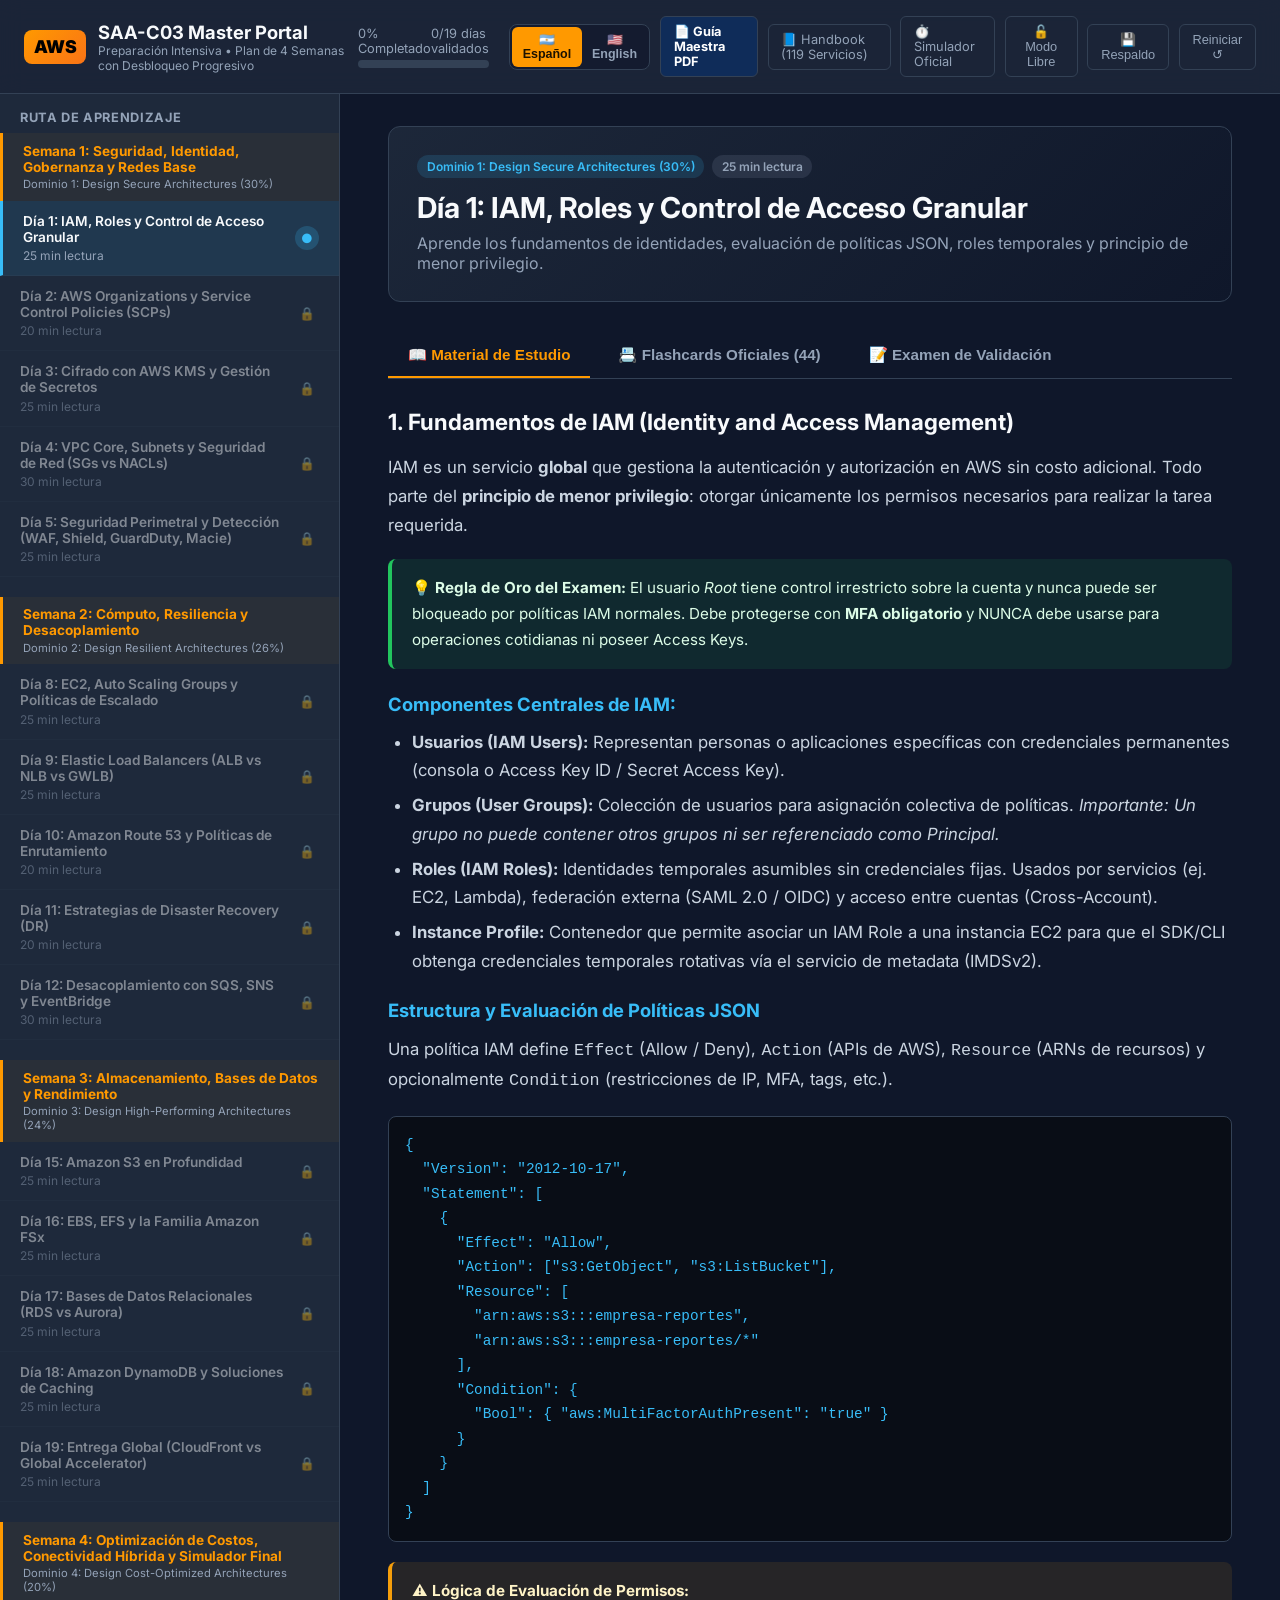
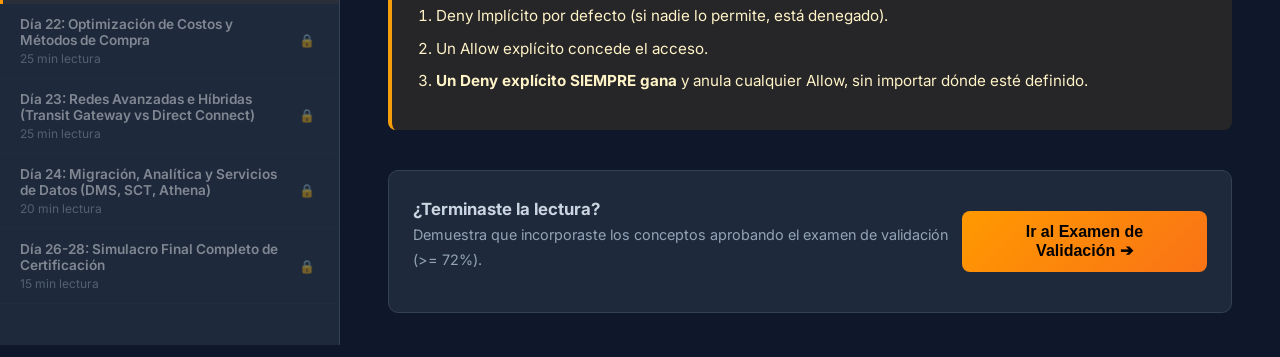
<file: portal/index.html>
<!DOCTYPE html>
<html lang="es">
<head>
  <meta charset="UTF-8">
  <meta name="viewport" content="width=device-width, initial-scale=1.0">
  <title>AWS SAA-C03 | Portal de Aprendizaje Progresivo</title>
  <link rel="stylesheet" href="style.css?v=20261116">
  <link rel="preconnect" href="https://fonts.googleapis.com">
  <link rel="preconnect" href="https://fonts.gstatic.com" crossorigin>
  <link href="https://fonts.googleapis.com/css2?family=Inter:wght@400;500;600;700;800&family=Fira+Code:wght@400;500&display=swap" rel="stylesheet">
</head>
<body>

  <!-- Header -->
  <header class="app-header">
    <div class="logo-area">
      <div class="logo-icon">AWS</div>
      <div class="logo-text">
        <h1>SAA-C03 Master Portal</h1>
        <p>Preparación Intensiva • Plan de 4 Semanas con Desbloqueo Progresivo</p>
      </div>
    </div>

    <div class="header-progress">
      <div class="progress-info">
        <div class="progress-labels">
          <span id="progress-text">0% Completado</span>
          <span id="progress-count">0/19 días validados</span>
        </div>
        <div class="progress-bar-bg">
          <div class="progress-bar-fill" id="progress-bar-fill"></div>
        </div>
      </div>
      <div class="header-actions">
        <div class="lang-selector-group" title="Seleccionar Idioma / Select Language">
          <button class="btn-lang active" id="btn-lang-es" data-lang="es">🇦🇷 Español</button>
          <button class="btn-lang" id="btn-lang-en" data-lang="en">🇺🇸 English</button>
        </div>
        <a href="AWS_SAA-C03_Guia_Maestra_Repaso_Final.pdf" target="_blank" class="btn-secondary" style="background-color:#0F2C59; color:#ffffff; font-weight:bold;" title="Descargar Guía Maestra PDF con Triggers y Reglas de Descarte">📄 Guía Maestra PDF</a>
        <a href="handbook.pdf" target="_blank" class="btn-secondary" id="btn-handbook-header" title="Handbook Técnico: 119 Servicios de AWS y Triggers de Examen">📚 Handbook (119 Servicios)</a>
        <a href="simulator/" class="btn-secondary" id="btn-go-simulator-header" title="Abrir Simulador Completo (65 preguntas Pearson VUE)">⏱️ Simulador Oficial</a>
        <button class="btn-secondary" id="btn-unlock-all" title="Alternar Modo Repaso Libre (Desbloquear todos los días)">🔓 Modo Libre</button>
        <button class="btn-secondary" id="btn-export-portal" title="Exportar o Importar tu progreso">💾 Respaldo</button>
        <button class="btn-secondary" id="btn-reset" title="Reiniciar progreso">Reiniciar ↺</button>
      </div>
    </div>
  </header>

  <!-- Container -->
  <div class="app-container">
    <!-- Sidebar Navigation -->
    <aside class="sidebar">
      <div class="sidebar-title">Ruta de Aprendizaje</div>
      <div id="sidebar-list">
        <!-- Generado dinámicamente por app.js -->
      </div>
    </aside>

    <!-- Main Content Area -->
    <main class="main-content">
      <!-- Day Header Card -->
      <div class="day-header-card" id="day-header">
        <!-- Generado dinámicamente -->
      </div>

      <!-- Navigation Tabs -->
      <div class="view-tabs">
        <button class="tab-btn active" id="tab-reading">
          📖 Material de Estudio
        </button>
        <button class="tab-btn" id="tab-flashcards">
          📇 Flashcards Oficiales (44)
        </button>
        <button class="tab-btn" id="tab-quiz">
          📝 Examen de Validación
        </button>
      </div>

      <!-- Reading View -->
      <section id="reading-view">
        <!-- Generado dinámicamente -->
      </section>

      <!-- Flashcards View -->
      <section id="flashcards-view" style="display: none;">
        <!-- Generado dinámicamente por app.js -->
      </section>

      <!-- Quiz View -->
      <section id="quiz-view" style="display: none;">
        <!-- Generado dinámicamente -->
      </section>
    </main>
  </div>

  <!-- Scripts -->
  <script src="content.js?v=20261116"></script>
  <script src="flashcards.js?v=20261116"></script>
  <script src="app.js?v=20261116"></script>
</body>
</html>
</file>
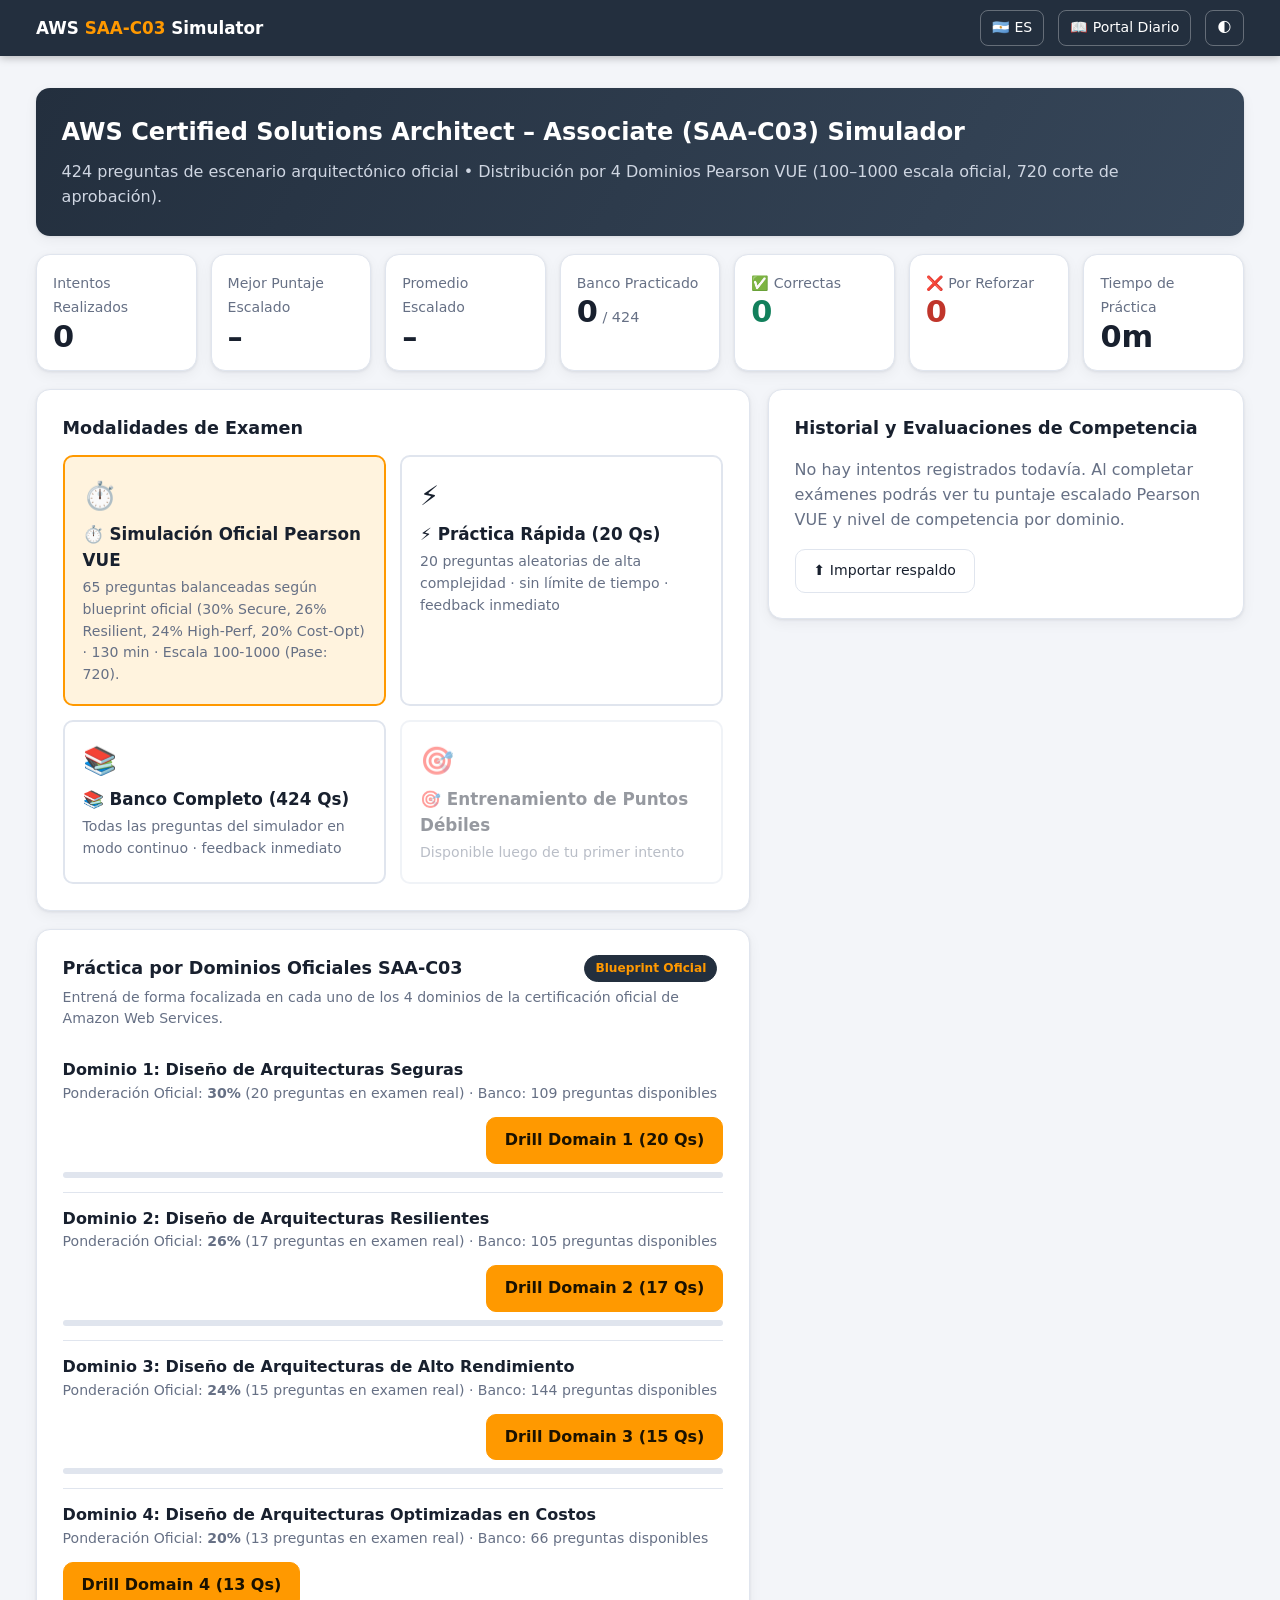
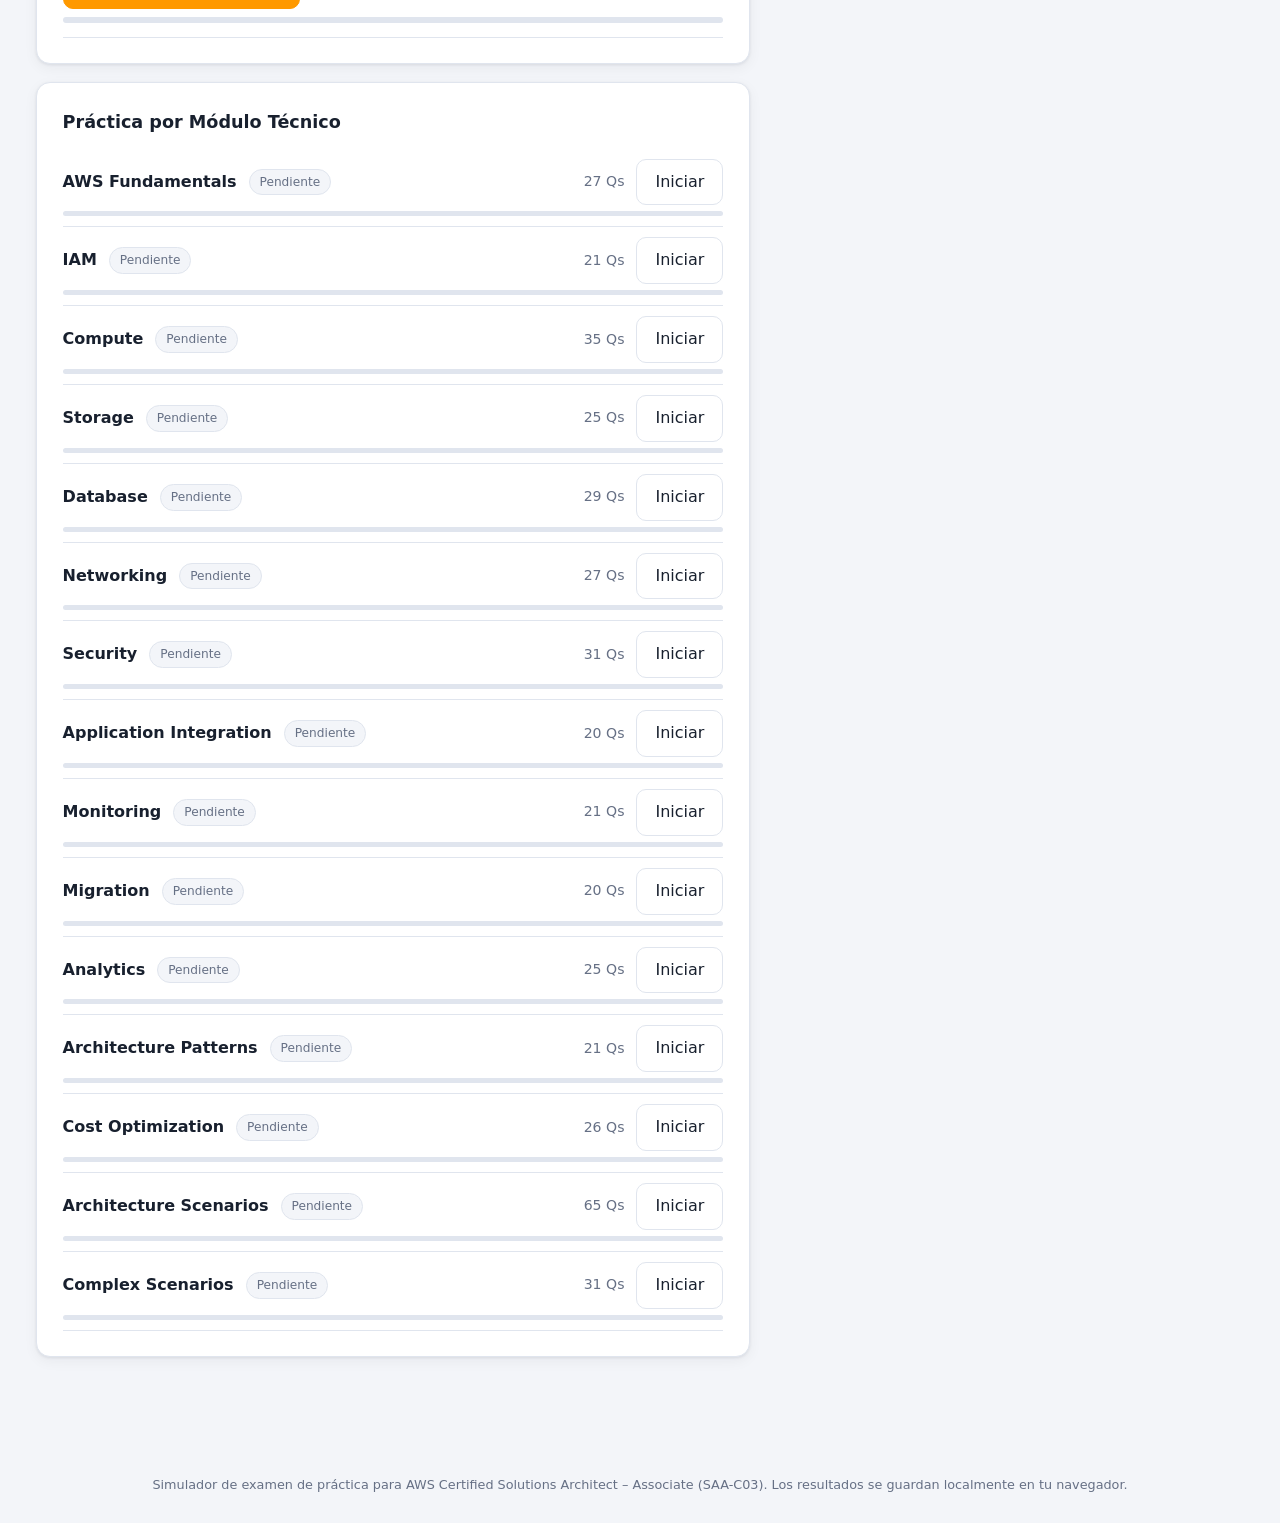
<file: simulator/index.html>
<!doctype html>
<html lang="en">
<head>
<meta charset="utf-8">
<meta http-equiv="Content-Security-Policy" content="default-src 'none'; script-src 'self' 'unsafe-inline'; style-src 'unsafe-inline'; base-uri 'none'; form-action 'none'">
<meta name="referrer" content="no-referrer">
<meta name="viewport" content="width=device-width, initial-scale=1">
<title>AWS SAA-C03 Exam Simulator & Pearson VUE Scoring</title>
<meta name="description" content="Official blueprint practice exam simulator for the AWS Certified Solutions Architect – Associate (SAA-C03). 65 questions, 130 minutes, 100-1000 scaled scoring, domain competency breakdown.">
<style>
:root{--bg:#f3f5f9;--card:#fff;--text:#18202e;--muted:#667085;--line:#e0e5ee;--accent:#ff9900;--accent-d:#d97f00;--accent-bg:#fff3de;--ok:#12805c;--okbg:#e4f6ee;--bad:#c0352b;--badbg:#fdeceb;--nav:#232f3e;--shadow:0 1px 3px rgba(16,24,40,.08),0 4px 14px rgba(16,24,40,.05);--r:14px}
:root[data-theme=dark]{--bg:#0f131a;--card:#1a212c;--text:#e8ecf2;--muted:#98a2b3;--line:#2b3442;--accent-bg:#3a2d14;--ok:#4cc79a;--okbg:#12342a;--bad:#ff8077;--badbg:#3a1d1b;--nav:#0a0e14;--shadow:0 1px 3px rgba(0,0,0,.4)}
*{box-sizing:border-box}
html{scroll-behavior:smooth}
body{margin:0;background:var(--bg);color:var(--text);font:16px/1.55 system-ui,-apple-system,"Segoe UI",Roboto,sans-serif;min-height:100vh}
:focus-visible{outline:3px solid var(--accent);outline-offset:2px}
/* top bar */
header{position:sticky;top:0;z-index:20;background:var(--nav);color:#fff;box-shadow:0 2px 8px rgba(0,0,0,.25)}
header .in{display:flex;align-items:center;gap:14px;padding:10px clamp(14px,3vw,36px);min-height:56px}
header h1{font-size:1.05rem;margin:0;cursor:pointer;white-space:nowrap}header h1 span{color:var(--accent)}
#hdrMid{flex:1;min-width:0;display:flex;align-items:center;gap:14px}
#hdrMid .ttl{overflow:hidden;text-overflow:ellipsis;white-space:nowrap;color:#c8d0dc;font-size:.92rem}
#hdrMid .prog{flex:1;max-width:420px;height:8px;background:rgba(255,255,255,.18);border-radius:99px;overflow:hidden}
#hdrMid .prog i{display:block;height:100%;background:var(--accent);transition:width .25s}
.timer{font:700 1.05rem ui-monospace,Menlo,monospace;background:rgba(255,255,255,.12);padding:5px 12px;border-radius:99px}
.timer.low{background:var(--bad);animation:pulse 1s infinite}
@keyframes pulse{50%{opacity:.7}}
.ibtn{background:transparent;color:#fff;border:1px solid rgba(255,255,255,.3);padding:6px 11px;border-radius:8px;font-size:.88rem;cursor:pointer;display:inline-flex;align-items:center;gap:6px;text-decoration:none}
.ibtn:hover{background:rgba(255,255,255,.12);border-color:#fff}
main{width:100%;padding:clamp(14px,2.5vw,32px) clamp(14px,3vw,36px) 90px}
.card{background:var(--card);border:1px solid var(--line);border-radius:var(--r);padding:clamp(16px,2vw,28px);box-shadow:var(--shadow);margin-bottom:18px}
h2{margin:0 0 .4em;font-size:1.5rem}h3{margin:0 0 .7em;font-size:1.1rem}
.muted{color:var(--muted)}.small{font-size:.88rem}
button{font:inherit;cursor:pointer;border-radius:10px;border:1px solid var(--line);background:var(--card);color:var(--text);padding:10px 18px;transition:.12s}
button:hover:not(:disabled){border-color:var(--accent);transform:translateY(-1px)}
button.primary{background:var(--accent);border-color:var(--accent);color:#1b1200;font-weight:700}
button.primary:hover:not(:disabled){background:var(--accent-d);border-color:var(--accent-d)}
button.danger{color:var(--bad);border-color:var(--bad)}
button:disabled{opacity:.45;cursor:not-allowed}
kbd{font:600 .72rem ui-monospace,monospace;border:1px solid var(--line);border-bottom-width:2px;border-radius:5px;padding:0 5px;background:var(--bg);color:var(--muted)}
.row{display:flex;gap:12px;flex-wrap:wrap;align-items:center}.spacer{flex:1}
select{font:inherit;padding:9px 12px;border-radius:10px;border:1px solid var(--line);background:var(--card);color:var(--text)}
/* home */
.hero{background:linear-gradient(120deg,#232f3e,#37475a);color:#fff;border:0}
.hero p{color:#cfd6e2;margin:.2em 0 0}
.stats{display:grid;grid-template-columns:repeat(auto-fit,minmax(150px,1fr));gap:14px;margin-bottom:18px}
.stat{background:var(--card);border:1px solid var(--line);border-radius:var(--r);padding:16px;box-shadow:var(--shadow)}
.stat b{display:block;font-size:1.9rem;line-height:1.1}
.home{display:grid;grid-template-columns:minmax(0,3fr) minmax(0,2fr);gap:18px;align-items:start}
.modes{display:grid;grid-template-columns:repeat(auto-fit,minmax(240px,1fr));gap:14px}
.mode{text-align:left;padding:18px;display:flex;flex-direction:column;gap:4px;border-width:2px}
.mode .ic{font-size:1.7rem}.mode b{font-size:1.05rem}
.mode.feat{background:var(--accent-bg);border-color:var(--accent)}
.bar{height:10px;background:var(--line);border-radius:99px;overflow:hidden}.bar>i{display:block;height:100%;border-radius:99px;transition:width .5s}
.g{background:var(--ok)}.y{background:var(--accent)}.r{background:var(--bad)}
table{width:100%;border-collapse:collapse}td,th{padding:9px 8px;text-align:left;border-bottom:1px solid var(--line);font-size:.92rem}th{color:var(--muted);font-weight:600}
.pass{color:var(--ok)}.fail{color:var(--bad)}
/* exam */
.exam{display:grid;grid-template-columns:minmax(0,1fr) 320px;gap:20px;align-items:start}
.qtext,.expl{white-space:pre-line}.qtext{font-size:clamp(1.08rem,1.4vw,1.3rem);line-height:1.6;margin:.4em 0 1em}
.opt{display:flex;gap:14px;align-items:flex-start;width:100%;text-align:left;margin:10px 0;padding:14px 16px;border-width:2px;font-size:1.02rem}
.opt .l{flex:none;width:30px;height:30px;border-radius:50%;border:2px solid var(--line);display:grid;place-items:center;font-weight:700;font-size:.9rem;color:var(--muted)}
.opt.multi-opt .l{border-radius:6px}
.opt.sel{background:var(--accent-bg);border-color:var(--accent)}.opt.sel .l{background:var(--accent);border-color:var(--accent);color:#1b1200}
.opt.ok{background:var(--okbg);border-color:var(--ok)}.opt.ok .l{background:var(--ok);border-color:var(--ok);color:#fff}
.opt.bad{background:var(--badbg);border-color:var(--bad)}.opt.bad .l{background:var(--bad);border-color:var(--bad);color:#fff}
.opt[disabled]{opacity:1;cursor:default;transform:none!important}
.tag{display:inline-block;font-size:.76rem;padding:3px 10px;border-radius:99px;background:var(--bg);border:1px solid var(--line);color:var(--muted);margin-right:6px}
.tag.ok{background:var(--okbg);color:var(--ok);border-color:var(--ok)}
.tag.m{background:var(--accent-bg);color:var(--accent-d);border-color:var(--accent)}
.tag.pv{background:#232f3e;color:#ff9900;border-color:#232f3e;font-weight:700}
.expl{margin-top:16px;padding:14px 16px;border-radius:10px;background:var(--bg);border-left:5px solid var(--accent)}
.expl.ok{border-color:var(--ok)}.expl.bad{border-color:var(--bad)}
.ex{white-space:normal;margin-top:10px}.ex h4{margin:12px 0 6px;font-size:.95rem}.ex h4:first-child{margin-top:0}
.ex ul{margin:0;padding:0;list-style:none}.ex li{display:flex;gap:10px;align-items:flex-start;margin:7px 0;line-height:1.5}
.ex .ans{padding:8px 12px;border-radius:8px;background:var(--okbg);font-weight:600;margin-bottom:6px}
.chip{flex:none;min-width:26px;text-align:center;padding:1px 7px;border-radius:99px;font-size:.78rem;font-weight:700;background:var(--badbg);color:var(--bad);border:1px solid var(--bad)}
.chip.g{background:var(--okbg);color:var(--ok);border-color:var(--ok)}
.hint{padding:12px 14px;border-radius:10px;background:var(--accent-bg);border:1px solid var(--accent);margin-bottom:14px;font-size:.92rem}
.side{position:sticky;top:76px}
.pal{display:grid;grid-template-columns:repeat(auto-fill,minmax(38px,1fr));gap:6px;max-height:46vh;overflow:auto;padding:2px}
.pal button{padding:6px 0;font-size:.82rem;border-radius:8px;position:relative}
.pal .done{background:var(--accent-bg);border-color:var(--accent)}
.pal .cur{border-color:var(--text);box-shadow:0 0 0 2px var(--text)}
.pal .flag::after{content:"⚑";position:absolute;top:-6px;right:-3px;font-size:.7rem;color:var(--bad)}
.pal .r-ok{background:var(--okbg);border-color:var(--ok)}.pal .r-bad{background:var(--badbg);border-color:var(--bad)}
.legend{display:flex;gap:12px;flex-wrap:wrap;font-size:.78rem;color:var(--muted);margin:10px 0}
.legend i{display:inline-block;width:11px;height:11px;border-radius:3px;border:1px solid var(--line);vertical-align:-1px;margin-right:4px}
.actions{position:sticky;bottom:0;margin:18px -4px -4px;padding:12px 4px 4px;background:linear-gradient(transparent,var(--card) 30%)}
/* results */
.ring{--p:0;width:150px;height:150px;border-radius:50%;background:conic-gradient(var(--c) calc(var(--p)*1%),var(--line) 0);display:grid;place-items:center;flex:none}
.ring div{width:118px;height:118px;border-radius:50%;background:var(--card);display:grid;place-items:center;font-size:2.2rem;font-weight:800}
.res{display:grid;grid-template-columns:minmax(0,1fr) minmax(0,1fr);gap:18px}
.dom{margin:14px 0}.dom .row{margin-bottom:5px}
/* Pearson VUE styles */
.comp-table{width:100%;border-collapse:collapse;margin:12px 0}
.comp-table th,.comp-table td{padding:10px 12px;border-bottom:1px solid var(--line);text-align:left;font-size:.92rem}
.comp-table th{color:var(--muted);font-weight:600}
.comp-badge{display:inline-block;padding:3px 10px;border-radius:99px;font-size:.8rem;font-weight:700}
.comp-badge.meets{background:var(--okbg);color:var(--ok);border:1px solid var(--ok)}
.comp-badge.needs{background:var(--badbg);color:var(--bad);border:1px solid var(--bad)}
.scaled-card{display:flex;align-items:center;gap:20px;padding:18px;background:var(--bg);border-radius:12px;margin:14px 0;border:1px solid var(--line)}
.scaled-val{font-size:2.4rem;font-weight:900;line-height:1}
/* modal */
.ov{position:fixed;inset:0;background:rgba(10,14,20,.6);display:grid;place-items:center;z-index:50;padding:16px}
.modal{background:var(--card);border-radius:var(--r);padding:24px;max-width:440px;width:100%;box-shadow:0 10px 40px rgba(0,0,0,.4)}
footer{text-align:center;color:var(--muted);font-size:.8rem;padding:10px 16px 28px}
@media(max-width:980px){.exam,.home,.res{grid-template-columns:1fr}.side{position:static}}
@media(max-width:600px){header h1{font-size:.95rem}#hdrMid .ttl{display:none}.opt{padding:12px}.ring{width:120px;height:120px}.ring div{width:92px;height:92px;font-size:1.7rem}}
</style>
</head>
<body>
<header><div class="in">
  <h1 id="logo" title="Home">AWS <span>SAA-C03</span> Simulator</h1>
  <div id="hdrMid"></div>
  <button class="ibtn" id="langToggle" title="Cambiar Idioma / Switch Language">🇦🇷 ES</button>
  <a href="../" class="ibtn" id="btnBackPortal" title="Volver al Portal de Estudio Diario">📖 Portal Diario</a>
  <button class="ibtn" id="theme" title="Toggle dark mode" aria-label="Toggle dark mode">🌓</button>
</div></header>
<main id="app"></main>
<footer id="footerText">Simulador de examen de práctica para AWS Certified Solutions Architect – Associate (SAA-C03). Los resultados se guardan localmente en tu navegador.</footer>
<script src="questions.js?v=20261116"></script>
<script src="questions_es.js?v=20261116"></script>
<script src="affiliates.js?v=20261116"></script>
<script>
"use strict";

const urlLang = new URLSearchParams(window.location.search).get("lang");
let currentLang = (urlLang === "es" || urlLang === "en")
  ? urlLang
  : (localStorage.getItem("saa_language") || "es");
localStorage.setItem("saa_language", currentLang);

let Q = (currentLang === "es" && window.QUESTIONS_ES) ? window.QUESTIONS_ES : (window.QUESTIONS || []);
const app = document.getElementById("app"), mid = document.getElementById("hdrMid");

// Official SAA-C03 Blueprint Domains
const OFFICIAL_DOMAINS = [
  { id: "Domain 1", name: "Domain 1: Design Secure Architectures", weight: 30, qCount: 20 },
  { id: "Domain 2", name: "Domain 2: Design Resilient Architectures", weight: 26, qCount: 17 },
  { id: "Domain 3", name: "Domain 3: Design High-Performing Architectures", weight: 24, qCount: 15 },
  { id: "Domain 4", name: "Domain 4: Design Cost-Optimized Architectures", weight: 20, qCount: 13 }
];

const DOMAIN_I18N = {
  es: {
    "Domain 1: Design Secure Architectures": "Dominio 1: Diseño de Arquitecturas Seguras",
    "Domain 2: Design Resilient Architectures": "Dominio 2: Diseño de Arquitecturas Resilientes",
    "Domain 3: Design High-Performing Architectures": "Dominio 3: Diseño de Arquitecturas de Alto Rendimiento",
    "Domain 4: Design Cost-Optimized Architectures": "Dominio 4: Diseño de Arquitecturas Optimizadas en Costos"
  },
  en: {
    "Domain 1: Design Secure Architectures": "Domain 1: Design Secure Architectures",
    "Domain 2: Design Resilient Architectures": "Domain 2: Design Resilient Architectures",
    "Domain 3: Design High-Performing Architectures": "Domain 3: Design High-Performing Architectures",
    "Domain 4: Design Cost-Optimized Architectures": "Domain 4: Design Cost-Optimized Architectures"
  }
};
function getDomainName(name) {
  return (DOMAIN_I18N[currentLang] && DOMAIN_I18N[currentLang][name]) || name;
}

let DOM = {};
function refreshModules() {
  DOM = {};
  Q.forEach(q => { DOM[q.module] = q.module; });
}
refreshModules();

const PASS = 0.72, PASS_SCALED = 720, KEY = "saa-c03-history-v1", DRAFT = "saa-c03-draft-v1", THEME = "saa-c03-theme", QS = "saa-c03-qstats-v1", RV = "saa-c03-reviews-v1", BACKUP = "saa-c03-last-backup";
let S = null, timerId = null;

const esc = s => String(s).replace(/[&<>"]/g, c => ({"&":"&amp;","<":"&lt;",">":"&gt;",'"':"&quot;"}[c]));
const shuffle = a => { a = a.slice(); for (let i = a.length - 1; i > 0; i--) { const j = Math.floor(Math.random() * (i + 1)); [a[i], a[j]] = [a[j], a[i]]; } return a; };
const store = {
  get(k, d) { try { return JSON.parse(localStorage.getItem(k)) ?? d; } catch { return d; } },
  set(k, v) { try { localStorage.setItem(k, JSON.stringify(v)); } catch {} },
  del(k) { try { localStorage.removeItem(k); } catch {} }
};
const fmt = s => { s = Math.max(0, s); const h = Math.floor(s / 3600), m = Math.floor(s % 3600 / 60), x = s % 60; return (h ? h + ":" : "") + String(m).padStart(2, "0") + ":" + String(x).padStart(2, "0"); };
const fmtLong = s => s >= 3600 ? Math.floor(s / 3600) + "h " + Math.floor(s % 3600 / 60) + "m" : Math.floor(s / 60) + "m";
const isRight = (q, sel) => !!sel && sel.length === q.answer.length && q.answer.every(a => sel.includes(a));
const TK = q => q.module;
const TL = k => k;
const L = i => "ABCDEF"[i];
const cls = p => p >= 72 ? "g" : p >= 55 ? "y" : "r";

const I18N = {
  es: {
    langBtn: "🇦🇷 ES",
    langBtnTitle: "Idioma actual: Español (Argentina) · Clic para cambiar a English",
    portalLink: "📖 Portal Diario",
    footerText: "Simulador de examen de práctica para AWS Certified Solutions Architect – Associate (SAA-C03). Los resultados se guardan localmente en tu navegador.",
    heroTitle: "AWS Certified Solutions Architect – Associate (SAA-C03) Simulador",
    heroSub: n => `${n} preguntas de escenario arquitectónico oficial • Distribución por 4 Dominios Pearson VUE (100–1000 escala oficial, 720 corte de aprobación).`,
    backupAlert: n => `💾 Tenés ${n} intentos guardados en este navegador. Exportá una copia de seguridad para conservarlos.`,
    exportBackup: "Exportar respaldo",
    importBackup: "Importar respaldo",
    clearHistory: "Limpiar historial",
    draftTitle: "Tenés un examen en curso",
    draftSub: (title, ans, total, left) => `${title} · ${ans}/${total} respondidas${left ? " · " + left + " restantes" : ""}`,
    discard: "Descartar",
    resume: "Continuar ▶",
    statAttempts: "Intentos Realizados",
    statBest: "Mejor Puntaje Escalado",
    statAvg: "Promedio Escalado",
    statPool: "Banco Practicado",
    statCorrect: "✅ Correctas",
    statWeak: "❌ Por Reforzar",
    statTime: "Tiempo de Práctica",
    modesTitle: "Modalidades de Examen",
    modeFullTitle: "⏱️ Simulación Oficial Pearson VUE",
    modeFullDesc: "65 preguntas balanceadas según blueprint oficial (30% Secure, 26% Resilient, 24% High-Perf, 20% Cost-Opt) · 130 min · Escala 100-1000 (Pase: 720).",
    modeQuickTitle: "⚡ Práctica Rápida (20 Qs)",
    modeQuickDesc: "20 preguntas aleatorias de alta complejidad · sin límite de tiempo · feedback inmediato",
    modeAllTitle: n => `📚 Banco Completo (${n} Qs)`,
    modeAllDesc: "Todas las preguntas del simulador en modo continuo · feedback inmediato",
    modeWeakTitle: "🎯 Entrenamiento de Puntos Débiles",
    modeWeakDescReady: (missed, weakest) => `${missed} pregunta${missed === 1 ? "" : "s"} fallada(s) para repasar${weakest ? " · área más débil: " + weakest : ""}`,
    modeWeakDescEmpty: "Disponible luego de tu primer intento",
    domainsTitle: "Práctica por Dominios Oficiales SAA-C03",
    domainsSub: "Entrená de forma focalizada en cada uno de los 4 dominios de la certificación oficial de Amazon Web Services.",
    domainsTag: "Blueprint Oficial",
    domainWeight: (w, q, t) => `Ponderación Oficial: <b>${w}%</b> (${q} preguntas en examen real) · Banco: ${t} preguntas disponibles`,
    domainDrill: (id, q) => `Drill ${id} (${q} Qs)`,
    modulesTitle: "Práctica por Módulo Técnico",
    modDone: "✅ Completado",
    modSeen: (s, t) => `${s}/${t} vistas`,
    modPending: "Pendiente",
    modStart: "Iniciar",
    modCont: "Continuar",
    recResources: "📚 Recursos Recomendados",
    recFocus: f => `· para reforzar: ${f}`,
    histTitle: "Historial y Evaluaciones de Competencia",
    histEmpty: "No hay intentos registrados todavía. Al completar exámenes podrás ver tu puntaje escalado Pearson VUE y nivel de competencia por dominio.",
    histRecent: "Últimos Exámenes",
    thDate: "Fecha",
    thExam: "Examen",
    thScore: "Aciertos",
    thScaled: "Escalado",
    thStatus: "Estado",
    thTime: "Tiempo",
    thReview: "Revisar",
    statusPass: "APROBADO",
    statusFail: "NO APROB.",
    // Exam
    answeredOf: (a, t) => `${a}/${t} respondidas`,
    timeRemaining: "restante",
    timeElapsed: "empleado",
    btnPause: "⏸ Pausar",
    btnResume: "▶ Reanudar",
    btnSaveQuit: "Guardar y salir",
    pausedTitle: "⏸ Examen pausado",
    pausedText: "El temporizador está detenido. Las preguntas no se muestran durante la pausa.",
    pausedTime: "Tiempo empleado:",
    pausedLeft: "Tiempo restante:",
    pausedResumeBtn: "▶ Continuar examen <kbd>P</kbd>",
    qNumber: (i, t) => `Pregunta ${i} de ${t}`,
    selectOptions: n => `Seleccioná ${n} opciones`,
    flagActive: "⚑ Marcada",
    flagInactive: "⚐ Marcar para revisión",
    multiHint: n => `<b>⚠️ Pregunta de Selección Múltiple (Pearson VUE):</b> Debés seleccionar exactamente <b>${n}</b> opciones. No se otorga puntaje parcial si falta alguna opción correcta.`,
    btnPrev: "← Anterior",
    btnNext: "Siguiente →",
    btnCheck: "Verificar respuesta",
    btnFinish: "Finalizar examen",
    qMap: "Mapa de Preguntas",
    answeredLegend: "Respondida",
    unansweredLegend: "Sin responder",
    flaggedLegend: "Marcada",
    statMapSub: (a, p, f) => `${a} respondidas · ${p} pendientes · ${f} marcadas`,
    btnScore: "Finalizar y Calificar",
    shortcuts: "Teclas rápidas: <kbd>A</kbd>–<kbd>F</kbd> elegir · <kbd>←</kbd><kbd>→</kbd> navegar · <kbd>M</kbd> marcar · <kbd>P</kbd> pausar",
    // Modals
    confirmFinishTitle: "¿Finalizar examen y obtener calificación?",
    confirmFinishMsg: (un, fl) => `${un ? `<b class="fail">${un} preguntas sin responder</b>. ` : "Todas las preguntas han sido respondidas. "}${fl ? `<b>${fl} marcadas</b> para revisión. ` : ""}Una vez finalizado se generará tu reporte de competencias Pearson VUE.`,
    btnContinueReview: "Continuar revisando",
    btnFinishModal: "Finalizar y Ver Calificación",
    confirmDiscardTitle: "¿Descartar examen no finalizado?",
    confirmDiscardText: "Esta acción no se puede deshacer.",
    btnCancel: "Cancelar",
    confirmClearTitle: "¿Limpiar historial?",
    confirmClearText: "Se borrarán todas las evaluaciones guardadas en este navegador.",
    btnDelete: "Borrar",
    importSuccessTitle: "Importación Completa",
    importSuccessMsg: n => `${n} intento(s) importados exitosamente.`,
    btnAccept: "Aceptar",
    importFailTitle: "Fallo en Importación",
    importFailMsg: "El archivo no es válido.",
    // Results
    resultsTitle: "Reporte de Calificación",
    resultsPass: "✅ PASS / APROBADO",
    resultsFail: "❌ DID NOT PASS / NO APROBADO",
    scaledScoreTitle: "Puntaje Escalado:",
    correctCount: (c, t, p) => `<b>${c} de ${t}</b> preguntas correctas (${p}%)`,
    timeDetails: (e, perQ, left) => `⏱ <b>${e}</b> empleados · ${perQ}s por pregunta${left ? " · " + left + " restantes" : ""}`,
    minPassingText: "Puntaje mínimo oficial de certificación AWS SAA-C03: <b>720 / 1000</b> (Escala Pearson VUE: 100-1000).",
    btnRetryIncorrect: n => `Reintentar las ${n} incorrectas`,
    btnNewExam: "Nuevo Examen",
    btnHome: "Inicio",
    btnPortal: "📖 Portal de Estudio Diario",
    compTableTitle: "Evaluación de Competencia por Dominio (Pearson VUE)",
    thCompDomain: "Dominio de Examen",
    thCompWeight: "Blueprint",
    thCompHits: "Aciertos",
    thCompPct: "%",
    thCompStatus: "Estado de Competencia",
    compMeets: "Meets Competency",
    compNeeds: "Needs Improvement",
    detailedReviewTitle: "Revisión Detallada de Respuestas",
    filterAll: n => `Todas las preguntas (${n})`,
    filterWrong: n => `Solo Incorrectas (${n})`,
    filterFlag: n => `Marcadas para revisión (${n})`,
    emptyFilter: "No hay preguntas para el filtro seleccionado.",
    yourAnswer: "(tu respuesta)",
    qCorrect: "✅ Correcto",
    qIncorrect: "❌ Incorrecto",
    qUnanswered: "⚠ Sin responder",
    officialAnswer: "Respuesta oficial:",
    explCorrectTitle: n => `✅ Respuesta${n > 1 ? "s" : ""} correcta${n > 1 ? "s" : ""}`,
    explWhyTitle: "💡 Por qué es correcta",
    explOthersTitle: "❌ Por qué las otras opciones no aplican",
    // Weak plan
    wpTitle: "🎯 Entrenamiento de Puntos Débiles",
    wpSub: "Preguntas falladas en tus intentos previos para repasar y consolidar.",
    wpNoAttempts: "sin intentos",
    wpAccuracy: "precisión",
    wpToReview: n => `❌ ${n} a repasar`,
    wpUpToDate: "al día",
    wpStartBtn: n => `Iniciar práctica (${n} pregunta${n === 1 ? "" : "s"})`,
    wpMinNote: extra => `incluye ${extra} preguntas adicionales para alcanzar el mínimo`,
    wpBack: "Volver",
    // Titles
    titleFull: "Simulación Oficial Pearson VUE (65 Preguntas)",
    titleQuick: "Práctica Rápida de Examen (20 Qs)",
    titleAll: "Banco Completo de Preguntas",
    titleRetry: "Reintento de Preguntas Incorrectas",
    titleWeakDrill: (n, topics) => `Drill de refuerzo (${n} Qs · ${topics})`
  },
  en: {
    langBtn: "🇺🇸 EN",
    langBtnTitle: "Current language: English · Click to switch to Español (Argentina)",
    portalLink: "📖 Daily Portal",
    footerText: "Practice exam simulator for AWS Certified Solutions Architect – Associate (SAA-C03). Results are stored locally in your browser.",
    heroTitle: "AWS Certified Solutions Architect – Associate (SAA-C03) Simulator",
    heroSub: n => `${n} official architectural scenario questions • Distributed across 4 Pearson VUE Domains (100–1000 official scale, 720 passing score).`,
    backupAlert: n => `💾 You have ${n} attempts saved in this browser. Export a backup to preserve them.`,
    exportBackup: "Export backup",
    importBackup: "Import backup",
    clearHistory: "Clear history",
    draftTitle: "You have an exam in progress",
    draftSub: (title, ans, total, left) => `${title} · ${ans}/${total} answered${left ? " · " + left + " left" : ""}`,
    discard: "Discard",
    resume: "Resume ▶",
    statAttempts: "Completed Attempts",
    statBest: "Best Scaled Score",
    statAvg: "Average Scaled Score",
    statPool: "Question Bank Practiced",
    statCorrect: "✅ Correct",
    statWeak: "❌ To Review",
    statTime: "Practice Time",
    modesTitle: "Exam Modes",
    modeFullTitle: "⏱️ Official Pearson VUE Simulation",
    modeFullDesc: "65 questions balanced per official blueprint (30% Secure, 26% Resilient, 24% High-Perf, 20% Cost-Opt) · 130 min · 100-1000 Scale (Pass: 720).",
    modeQuickTitle: "⚡ Quick Practice (20 Qs)",
    modeQuickDesc: "20 random high-complexity questions · untimed · instant feedback",
    modeAllTitle: n => `📚 Complete Question Bank (${n} Qs)`,
    modeAllDesc: "All simulator questions in continuous mode · instant feedback",
    modeWeakTitle: "🎯 Weak Areas Drill",
    modeWeakDescReady: (missed, weakest) => `${missed} missed question${missed === 1 ? "" : "s"} to review${weakest ? " · weakest area: " + weakest : ""}`,
    modeWeakDescEmpty: "Available after your first attempt",
    domainsTitle: "Practice by Official SAA-C03 Domains",
    domainsSub: "Focus your training on each of the 4 domains of the official Amazon Web Services certification.",
    domainsTag: "Official Blueprint",
    domainWeight: (w, q, t) => `Official Weight: <b>${w}%</b> (${q} questions on real exam) · Question Pool: ${t} available questions`,
    domainDrill: (id, q) => `Drill ${id} (${q} Qs)`,
    modulesTitle: "Practice by Technical Module",
    modDone: "✅ Completed",
    modSeen: (s, t) => `${s}/${t} seen`,
    modPending: "Pending",
    modStart: "Start",
    modCont: "Continue",
    recResources: "📚 Recommended Resources",
    recFocus: f => `· to reinforce: ${f}`,
    histTitle: "History & Competency Assessments",
    histEmpty: "No attempts recorded yet. When you complete exams you will see your Pearson VUE scaled score and competency assessment by domain.",
    histRecent: "Recent Exams",
    thDate: "Date",
    thExam: "Exam",
    thScore: "Correct",
    thScaled: "Scaled",
    thStatus: "Status",
    thTime: "Time",
    thReview: "Review",
    statusPass: "PASS",
    statusFail: "DID NOT PASS",
    // Exam
    answeredOf: (a, t) => `${a}/${t} answered`,
    timeRemaining: "left",
    timeElapsed: "elapsed",
    btnPause: "⏸ Pause",
    btnResume: "▶ Resume",
    btnSaveQuit: "Save & Quit",
    pausedTitle: "⏸ Exam Paused",
    pausedText: "The timer is stopped. Questions are hidden while paused.",
    pausedTime: "Time elapsed:",
    pausedLeft: "Time left:",
    pausedResumeBtn: "▶ Resume Exam <kbd>P</kbd>",
    qNumber: (i, t) => `Question ${i} of ${t}`,
    selectOptions: n => `Select ${n} options`,
    flagActive: "⚑ Flagged",
    flagInactive: "⚐ Flag for review",
    multiHint: n => `<b>⚠️ Multiple Selection Question (Pearson VUE):</b> You must select exactly <b>${n}</b> options. No partial credit is awarded.`,
    btnPrev: "← Previous",
    btnNext: "Next →",
    btnCheck: "Check answer",
    btnFinish: "Finish exam",
    qMap: "Question Map",
    answeredLegend: "Answered",
    unansweredLegend: "Unanswered",
    flaggedLegend: "Flagged",
    statMapSub: (a, p, f) => `${a} answered · ${p} pending · ${f} flagged`,
    btnScore: "Finish and Score",
    shortcuts: "Shortcuts: <kbd>A</kbd>–<kbd>F</kbd> select · <kbd>←</kbd><kbd>→</kbd> navigate · <kbd>M</kbd> flag · <kbd>P</kbd> pause",
    // Modals
    confirmFinishTitle: "Finish exam and calculate score?",
    confirmFinishMsg: (un, fl) => `${un ? `<b class="fail">${un} unanswered questions</b>. ` : "All questions have been answered. "}${fl ? `<b>${fl} flagged</b> for review. ` : ""}Once finished, your Pearson VUE competency report will be generated.`,
    btnContinueReview: "Continue reviewing",
    btnFinishModal: "Finish and View Score",
    confirmDiscardTitle: "Discard unfinished exam?",
    confirmDiscardText: "This action cannot be undone.",
    btnCancel: "Cancel",
    confirmClearTitle: "Clear history?",
    confirmClearText: "All saved evaluations in this browser will be deleted.",
    btnDelete: "Delete",
    importSuccessTitle: "Import Completed",
    importSuccessMsg: n => `${n} attempt(s) successfully imported.`,
    btnAccept: "OK",
    importFailTitle: "Import Failed",
    importFailMsg: "The file is invalid.",
    // Results
    resultsTitle: "Score Report",
    resultsPass: "✅ PASS / APROBADO",
    resultsFail: "❌ DID NOT PASS / NO APROBADO",
    scaledScoreTitle: "Scaled Score:",
    correctCount: (c, t, p) => `<b>${c} of ${t}</b> questions correct (${p}%)`,
    timeDetails: (e, perQ, left) => `⏱ <b>${e}</b> elapsed · ${perQ}s per question${left ? " · " + left + " left" : ""}`,
    minPassingText: "Official AWS SAA-C03 certification passing score: <b>720 / 1000</b> (Pearson VUE Scale: 100-1000).",
    btnRetryIncorrect: n => `Retry ${n} incorrect questions`,
    btnNewExam: "New Exam",
    btnHome: "Home",
    btnPortal: "📖 Daily Study Portal",
    compTableTitle: "Competency Assessment by Domain (Pearson VUE)",
    thCompDomain: "Exam Domain",
    thCompWeight: "Blueprint",
    thCompHits: "Correct",
    thCompPct: "%",
    thCompStatus: "Competency Status",
    compMeets: "Meets Competency",
    compNeeds: "Needs Improvement",
    detailedReviewTitle: "Detailed Answer Review",
    filterAll: n => `All questions (${n})`,
    filterWrong: n => `Incorrect Only (${n})`,
    filterFlag: n => `Flagged for review (${n})`,
    emptyFilter: "No questions match the selected filter.",
    yourAnswer: "(your answer)",
    qCorrect: "✅ Correct",
    qIncorrect: "❌ Incorrect",
    qUnanswered: "⚠ Unanswered",
    officialAnswer: "Official answer:",
    explCorrectTitle: n => `✅ Correct answer${n > 1 ? "s" : ""}`,
    explWhyTitle: "💡 Why it's right",
    explOthersTitle: "❌ Why the other options don't fit",
    // Weak plan
    wpTitle: "🎯 Weak Areas Drill",
    wpSub: "Review and reinforce questions you missed in prior attempts.",
    wpNoAttempts: "no attempts",
    wpAccuracy: "accuracy",
    wpToReview: n => `❌ ${n} to review`,
    wpUpToDate: "up to date",
    wpStartBtn: n => `Start practice (${n} question${n === 1 ? "" : "s"})`,
    wpMinNote: extra => `includes ${extra} additional questions to reach minimum`,
    wpBack: "Back",
    // Titles
    titleFull: "Official Pearson VUE Simulation (65 Questions)",
    titleQuick: "Quick Practice Exam (20 Qs)",
    titleAll: "Complete Question Bank",
    titleRetry: "Retry Incorrect Questions",
    titleWeakDrill: (n, topics) => `Reinforcement Drill (${n} Qs · ${topics})`
  }
};

function updateLangButton() {
  const t = I18N[currentLang];
  const btn = document.getElementById("langToggle");
  const footer = document.getElementById("footerText");
  const backPortal = document.getElementById("btnBackPortal");
  if (btn) {
    btn.innerHTML = t.langBtn;
    btn.title = t.langBtnTitle;
  }
  if (footer) footer.textContent = t.footerText;
  if (backPortal) backPortal.textContent = t.portalLink;
}

function toggleLanguage() {
  const nextLang = currentLang === "es" ? "en" : "es";
  setLanguage(nextLang);
}

function setLanguage(lang) {
  currentLang = lang;
  localStorage.setItem("saa_language", currentLang);
  try {
    const newUrl = new URL(window.location.href);
    newUrl.searchParams.set("lang", currentLang);
    window.history.replaceState({}, "", newUrl.toString());
  } catch {}

  Q = (currentLang === "es" && window.QUESTIONS_ES) ? window.QUESTIONS_ES : (window.QUESTIONS || []);
  refreshModules();
  updateLangButton();

  // If in active session
  if (S && S.qs && S.qs.length) {
    S.qs = S.qs.map(oldQ => {
      const match = Q.find(q => q.id === oldQ.id);
      if (!match) return oldQ;
      return {
        ...match,
        order: oldQ.order || Object.keys(match.options)
      };
    });
    const t = I18N[currentLang];
    if (S.mode === "full") S.title = t.titleFull;
    else if (S.mode === "quick") S.title = t.titleQuick;
    else if (S.mode === "domain") S.title = `Drill: ${getDomainName(S.d)} (${S.qs.length} Qs)`;
    else if (S.mode === "topic") S.title = `${currentLang === 'es' ? 'Módulo' : 'Module'}: ${S.d}`;
    else if (S.mode === "all") S.title = t.titleAll;
    else if (S.mode === "retry") S.title = t.titleRetry;
    else if (S.mode === "weak") S.title = t.titleWeakDrill(S.qs.length, (S.dKeys || []).map(TL).join(", "));
    save();
    if (S.finished) {
      const filter = document.getElementById("flt") ? document.getElementById("flt").value : "all";
      results(filter);
    } else {
      render();
    }
  } else {
    if (document.getElementById("wrows")) {
      showWeakPlan();
    } else {
      home();
    }
  }
}

function explHtml(q) {
  const t = I18N[currentLang];
  const right = q.answer.map(a => `<li><span class="chip g">${a}</span><span>${esc(q.options[a])}</span></li>`).join("");
  const why = (q.why || []).map(w => `<li><span>•</span><span>${esc(w)}</span></li>`).join("");
  const oth = (q.others || []).map(o => `<li><span class="chip">${o.l.join(" ")}</span><span>${esc(o.t)}</span></li>`).join("");
  if (!right) return `<p>${esc(q.explanation)}</p>`;
  return `<div class="ex"><h4>${t.explCorrectTitle(q.answer.length)}</h4><ul>${right}</ul>${why ? `<h4>${t.explWhyTitle}</h4><ul>${why}</ul>` : ""}${oth ? `<h4>${t.explOthersTitle}</h4><ul>${oth}</ul>` : ""}</div>`;
}

/* theme */
function applyTheme(t) { if (t) document.documentElement.dataset.theme = t; }
applyTheme(store.get(THEME, matchMedia("(prefers-color-scheme:dark)").matches ? "dark" : "light"));
document.getElementById("theme").onclick = () => { const t = document.documentElement.dataset.theme === "dark" ? "light" : "dark"; applyTheme(t); store.set(THEME, t); };
document.getElementById("logo").onclick = () => { if (!S || S.finished || confirm("Leave this exam? Progress is saved and can be resumed.")) { save(); home(); } };
document.getElementById("langToggle").onclick = toggleLanguage;

/* modal */
function modal(html, buttons) {
  return new Promise(res => {
    const o = document.createElement("div"); o.className = "ov";
    o.innerHTML = `<div class="modal" role="dialog" aria-modal="true">${html}<div class="row" style="margin-top:20px;justify-content:flex-end">${buttons.map((b, i) => `<button data-i="${i}" class="${b.cls || ""}">${b.t}</button>`).join("")}</div></div>`;
    document.body.appendChild(o); S && (S.modal = true);
    const done = v => { o.remove(); S && (S.modal = false); res(v); };
    o.querySelectorAll("button").forEach(b => b.onclick = () => done(buttons[b.dataset.i].v));
    o.onclick = e => { if (e.target === o) done(false); };
    o.querySelector("button.primary,button").focus();
  });
}

/* HOME */
function home() {
  clearInterval(timerId); S = null; mid.innerHTML = "";
  const t = I18N[currentLang];
  const hist = store.get(KEY, []), draft = store.get(DRAFT, null);
  try { navigator.storage?.persist?.(); } catch {}
  const stale = hist.length >= 3 && Date.now() - store.get(BACKUP, 0) > 14 * 864e5;
  const stK = store.get(QS, {}), seenK = Q.filter(q => stK[q.id]), okAns = seenK.filter(q => stK[q.id].last === 1).length;
  const wp = weakPlan(), best = hist.length ? Math.max(...hist.map(r => r.scaledScore || Math.round(100 + (r.pct/100)*900))) : null;
  const avg = hist.length ? Math.round(hist.reduce((a, r) => a + (r.scaledScore || Math.round(100 + (r.pct/100)*900)), 0) / hist.length) : null;
  app.innerHTML = `
  <div class="card hero"><h2>${t.heroTitle}</h2>
    <p>${t.heroSub(Q.length)}</p></div>
  ${stale ? `<div class="card" style="border-color:var(--accent)"><div class="row"><span>${t.backupAlert(hist.length)}</span><span class="spacer"></span><button class="primary" id="exp2">${t.exportBackup}</button></div></div>` : ""}
  ${draft ? `<div class="card" style="border-color:var(--accent)"><div class="row"><div><b>${t.draftTitle}</b><br><span class="muted small">${t.draftSub(esc(draft.title), Object.keys(draft.ans).length, draft.qs.length, draft.limit ? fmt(draft.left) : "")}</span></div><span class="spacer"></span>
    <button id="discard" class="danger">${t.discard}</button><button class="primary" id="resume">${t.resume}</button></div></div>` : ""}
  <div class="stats">
    <div class="stat"><span class="muted small">${t.statAttempts}</span><b>${hist.length}</b></div>
    <div class="stat"><span class="muted small">${t.statBest}</span><b>${best ? best + " / 1000" : "–"}</b></div>
    <div class="stat"><span class="muted small">${t.statAvg}</span><b>${avg ? avg + " / 1000" : "–"}</b></div>
    <div class="stat" title="Preguntas distintas respondidas al menos una vez"><span class="muted small">${t.statPool}</span><b>${seenK.length}<span class="muted" style="font-size:.9rem;font-weight:500"> / ${Q.length}</span></b></div>
    <div class="stat" title="Preguntas cuya respuesta más reciente fue correcta"><span class="muted small">${t.statCorrect}</span><b class="pass">${okAns}</b></div>
    <div class="stat" title="Preguntas con error en último intento"><span class="muted small">${t.statWeak}</span><b class="fail">${seenK.length - okAns}</b></div>
    <div class="stat"><span class="muted small">${t.statTime}</span><b>${fmtLong(hist.reduce((a, r) => a + (r.secs || 0), 0))}</b></div>
  </div>
  <div class="home"><div>
    <div class="card"><h3>${t.modesTitle}</h3><div class="modes">
      <button class="mode feat" data-m="full"><span class="ic">⏱️</span><b>${t.modeFullTitle}</b><span class="muted small">${t.modeFullDesc}</span></button>
      <button class="mode" data-m="quick"><span class="ic">⚡</span><b>${t.modeQuickTitle}</b><span class="muted small">${t.modeQuickDesc}</span></button>
      <button class="mode" data-m="all"><span class="ic">📚</span><b>${t.modeAllTitle(Q.length)}</b><span class="muted small">${t.modeAllDesc}</span></button>
      <button class="mode" data-m="weak"><span class="ic">🎯</span><b>${t.modeWeakTitle}</b><span class="muted small">${wp.ready ? t.modeWeakDescReady(wp.totalMissed, wp.weakest.length ? wp.weakest.map(w => TL(w.k) + " (" + w.p + "%)").join(", ") : "") : t.modeWeakDescEmpty}</span></button>
    </div></div>
    
    <div class="card">
      <div class="row"><h3 style="margin:0">${t.domainsTitle}</h3><span class="spacer"></span><span class="tag pv">${t.domainsTag}</span></div>
      <p class="muted small" style="margin:4px 0 14px;">${t.domainsSub}</p>
      ${OFFICIAL_DOMAINS.map(od => officialDomainRow(od)).join("")}
    </div>

    <div class="card"><h3>${t.modulesTitle}</h3>
      ${Object.entries(DOM).map(([k, v]) => domRow(k, v)).join("")}
    </div></div>
    ${resourcesHtml()}
    <div class="card"><h3>${t.histTitle}</h3>${histHtml(hist)}</div>
  </div>`;
  app.querySelectorAll("[data-m]").forEach(b => b.onclick = () => start(b.dataset.m, b.dataset.d));
  const wk = app.querySelector('[data-m=weak]'); if (wk && !wp.ready) wk.disabled = true;
  if (draft) {
    document.getElementById("resume").onclick = () => {
      S = draft;
      S.paused = false;
      S.elapsed = S.elapsed || 0;
      S.qs = S.qs.map(oldQ => {
        const match = Q.find(q => q.id === oldQ.id);
        return match ? { ...match, order: oldQ.order || Object.keys(match.options) } : oldQ;
      });
      runTimer();
      render();
    };
    document.getElementById("discard").onclick = async () => {
      if (await modal(`<h3>${t.confirmDiscardTitle}</h3><p>${t.confirmDiscardText}</p>`, [{ t: t.btnCancel, v: false }, { t: t.discard, v: true, cls: "danger" }])) {
        store.del(DRAFT);
        home();
      }
    };
  }
  app.querySelectorAll("[data-rv]").forEach(b => b.onclick = () => reviewAttempt(+b.dataset.rv));
  const ex = document.getElementById("exp"); if (ex) ex.onclick = exportHist;
  const e2 = document.getElementById("exp2"); if (e2) e2.onclick = () => { exportHist(); home(); };
  const im = document.getElementById("imp"); if (im) im.onclick = importHist;
  const clr = document.getElementById("clr");
  if (clr) clr.onclick = async () => { if (await modal(`<h3>${t.confirmClearTitle}</h3><p>${t.confirmClearText}</p>`, [{ t: t.btnCancel, v: false }, { t: t.btnDelete, v: true, cls: "danger" }])) { store.del(KEY); home(); } };
  window.scrollTo(0, 0);
}

function officialDomainRow(od) {
  const t = I18N[currentLang];
  const qs = Q.filter(q => q.domain && q.domain.startsWith(od.id)), tot = qs.length, st = store.get(QS, {});
  const seen = qs.filter(q => st[q.id]).length;
  const cov = tot > 0 ? Math.round(100 * seen / tot) : 0;
  const dName = getDomainName(od.name);
  return `
    <div style="padding:14px 0;border-bottom:1px solid var(--line)">
      <div class="row">
        <div>
          <b>${esc(dName)}</b>
          <div class="muted small">${t.domainWeight(od.weight, od.qCount, tot)}</div>
        </div>
        <span class="spacer"></span>
        <button class="primary" data-m="domain" data-d="${esc(od.name)}">${t.domainDrill(od.id, od.qCount)}</button>
      </div>
      <div class="bar" style="margin-top:8px;height:6px"><i class="${cls(cov)}" style="width:${cov}%"></i></div>
    </div>
  `;
}

function domRow(k, v) {
  const t = I18N[currentLang];
  const qs = Q.filter(q => TK(q) === k), tot = qs.length, st = store.get(QS, {}), hist = store.get(KEY, []);
  const seen = qs.filter(q => st[q.id]).length, a = aggregate(hist)[k], pct = a && a[1] ? Math.round(100 * a[0] / a[1]) : null;
  const done = tot > 0 && seen >= tot, cov = done ? 100 : Math.round(100 * seen / tot);
  const badge = done ? `<span class="tag ok">${t.modDone}</span>` : seen || pct != null ? `<span class="tag m">${t.modSeen(seen, tot)}</span>` : `<span class="tag">${t.modPending}</span>`;
  return `<div style="padding:10px 0;border-bottom:1px solid var(--line)"><div class="row"><span><b>${esc(v)}</b></span>${badge}<span class="spacer"></span>${pct != null ? `<b class="${pct >= 72 ? "pass" : "fail"}" title="Precisión">${pct}%</b>` : ""}<span class="muted small">${tot} Qs</span><button data-m="topic" data-d="${esc(k)}">${seen ? t.modCont : t.modStart}</button></div><div class="bar" style="margin-top:6px;height:5px"><i class="${done ? "g" : "y"}" style="width:${cov}%"></i></div></div>`;
}

function resourcesHtml(focus) {
  const t = I18N[currentLang];
  const all = (window.AFFILIATES || []).filter(a => a && a.title && /^https:\/\//.test(a.url));
  if (!all.length) return "";
  const rel = focus ? all.filter(a => (a.topics || []).includes(focus)) : [];
  const list = rel.concat(all.filter(a => !rel.includes(a))).slice(0, 3);
  return `<div class="card"><h3>${t.recResources}${focus && rel.length ? ` <span class="muted small">${t.recFocus(esc(focus))}</span>` : ""}</h3>
    <ul style="margin:0 0 10px;padding-left:20px">${list.map(a => `<li style="margin:6px 0"><a href="${esc(a.url)}" target="_blank" rel="sponsored noopener noreferrer"><b>${esc(a.title)}</b></a>${a.desc ? ` <span class="muted">· ${esc(a.desc)}</span>` : ""}</li>`).join("")}</ul></div>`;
}

function aggregate(h) { const agg = {}; h.forEach(r => Object.entries(r.byTopic || r.byDomain || {}).forEach(([d, v]) => { (agg[d] ??= [0, 0]); agg[d][0] += v[0]; agg[d][1] += v[1]; })); return agg; }

function reviewAttempt(date) {
  const r = store.get(KEY, []).find(x => x.date === date), rv = store.get(RV, {})[date];
  if (!r || !rv) return;
  const items = rv.ids.map((id, i) => ({ q: Q.find(q => q.id === id), a: rv.ans[i], f: (rv.flags || []).includes(i) })).filter(x => x.q);
  const ans = {}, flags = []; items.forEach((x, j) => { if (x.a) ans[j] = x.a; if (x.f) flags.push(j); });
  const scaledScore = r.scaledScore || Math.round(100 + (r.pct / 100) * 900);
  const pass = r.pass ?? (scaledScore >= PASS_SCALED);
  S = { title: r.title + " · " + new Date(r.date).toLocaleDateString(), feedback: false, limit: 0, left: 0, elapsed: r.secs || 0, paused: false, i: 0, flags, ans, revealed: {}, finished: true, date: r.date,
        qs: items.map(x => ({ ...x.q, order: Object.keys(x.q.options) })), result: { correct: r.correct, total: r.total, pct: r.pct, scaledScore, pass, byDomain: r.byDomain || {}, byTopic: r.byTopic || {} } };
  results("all");
}

function histHtml(h) {
  const t = I18N[currentLang];
  if (!h.length) return `<p class="muted">${t.histEmpty}</p><button id="imp" class="small">⬆ ${t.importBackup}</button>`;
  const rvs0 = store.get(RV, {}), rows = h.slice().reverse().slice(0, 10).map(r => {
    const sc = r.scaledScore || Math.round(100 + (r.pct / 100) * 900);
    const passed = r.pass ?? (sc >= PASS_SCALED);
    return `<tr><td>${new Date(r.date).toLocaleDateString()}</td><td>${esc(r.title)}</td><td>${r.correct}/${r.total}</td><td><b>${sc}</b>/1000</td><td class="${passed ? "pass" : "fail"}"><b>${passed ? t.statusPass : t.statusFail}</b></td><td>${r.secs != null ? fmt(r.secs) : "–"}</td><td>${rvs0[r.date] ? `<button class="small" data-rv="${r.date}">${t.thReview}</button>` : `–`}</td></tr>`;
  }).join("");
  return `<h3 class="muted small" style="font-weight:600">${t.histRecent}</h3><table><tr><th>${t.thDate}</th><th>${t.thExam}</th><th>${t.thScore}</th><th>${t.thScaled}</th><th>${t.thStatus}</th><th>${t.thTime}</th><th></th></tr>${rows}</table>
  <div class="row" style="margin-top:14px"><button id="exp" class="small">⬇ ${t.exportBackup}</button><button id="imp" class="small">⬆ ${t.importBackup}</button><button id="clr" class="small danger">${t.clearHistory}</button></div>`;
}

function exportHist() {
  const blob = new Blob([JSON.stringify({ app: "saa-c03-simulator", version: 2, exported: new Date().toISOString(), history: store.get(KEY, []), qstats: store.get(QS, {}), reviews: store.get(RV, {}) }, null, 2)], { type: "application/json" });
  const a = document.createElement("a"); a.href = URL.createObjectURL(blob); a.download = "saa-c03-results-" + new Date().toISOString().slice(0, 10) + ".json";
  document.body.appendChild(a); a.click(); a.remove(); setTimeout(() => URL.revokeObjectURL(a.href), 1000); store.set(BACKUP, Date.now());
}

function importHist() {
  const t = I18N[currentLang];
  const f = document.createElement("input"); f.type = "file"; f.accept = "application/json,.json";
  f.onchange = async () => {
    try {
      const d = JSON.parse(await f.files[0].text());
      if (!Array.isArray(d.history)) throw 0;
      const cur = store.get(KEY, []), seen = new Set(cur.map(r => r.date + r.title)), add = d.history.filter(r => !seen.has(r.date + r.title));
      store.set(KEY, cur.concat(add).sort((a, b) => a.date - b.date));
      if (d.reviews) store.set(RV, { ...store.get(RV, {}), ...d.reviews });
      if (d.qstats) store.set(QS, { ...store.get(QS, {}), ...d.qstats });
      home();
      modal(`<h3>${t.importSuccessTitle}</h3><p>${t.importSuccessMsg(add.length)}</p>`, [{ t: t.btnAccept, v: true, cls: "primary" }]);
    } catch { modal(`<h3>${t.importFailTitle}</h3><p>${t.importFailMsg}</p>`, [{ t: t.btnAccept, v: true, cls: "primary" }]); }
  };
  f.click();
}

/* BALANCED OFFICIAL EXAM GENERATOR */
function pickOfficialExam() {
  const d1 = shuffle(Q.filter(q => (q.domain || "").startsWith("Domain 1"))).slice(0, 20);
  const d2 = shuffle(Q.filter(q => (q.domain || "").startsWith("Domain 2"))).slice(0, 17);
  const d3 = shuffle(Q.filter(q => (q.domain || "").startsWith("Domain 3"))).slice(0, 15);
  const d4 = shuffle(Q.filter(q => (q.domain || "").startsWith("Domain 4"))).slice(0, 13);
  return shuffle([...d1, ...d2, ...d3, ...d4]);
}

/* START */
function start(mode, d) {
  let qs, title, feedback = true, limit = 0;
  const t = I18N[currentLang];
  if (mode === "full") {
    qs = pickOfficialExam();
    title = t.titleFull;
    feedback = false;
    limit = 130 * 60;
  }
  else if (mode === "quick") {
    qs = shuffle(Q).slice(0, 20);
    title = t.titleQuick;
  }
  else if (mode === "domain") {
    const targetDomain = OFFICIAL_DOMAINS.find(od => od.name === d);
    const count = targetDomain ? targetDomain.qCount : 20;
    qs = shuffle(Q.filter(q => q.domain === d)).slice(0, count);
    title = `Drill: ${getDomainName(d)} (${qs.length} Qs)`;
  }
  else if (mode === "topic") {
    const st = store.get(QS, {});
    qs = shuffle(Q.filter(q => q.module === d)).sort((a, b) => !!st[a.id] - !!st[b.id]);
    title = `${currentLang === 'es' ? 'Módulo' : 'Module'}: ${d}`;
  }
  else if (mode === "all") {
    qs = shuffle(Q);
    title = t.titleAll;
  }
  else if (mode === "weak") {
    showWeakPlan();
    return;
  }
  begin(qs, title, feedback, limit, mode, d);
}

function begin(qs, title, feedback = true, limit = 0, mode = null, d = null, dKeys = null) {
  S = {
    title, feedback, limit, left: limit, elapsed: 0, paused: false, i: 0, flags: [], ans: {}, revealed: {}, finished: false, date: Date.now(),
    mode, d, dKeys,
    qs: qs.map(q => ({ ...q, order: Object.keys(q.options) }))
  };
  runTimer(); render();
}

function weakPlan() {
  const hist = store.get(KEY, []).slice(-5), st = store.get(QS, {}), agg = aggregate(hist);
  const keys = [...new Set(Q.map(TK))];
  const acc = k => {
    if (agg[k] && agg[k][1] >= 3) return agg[k][0] / agg[k][1];
    const seen = Q.filter(q => TK(q) === k && st[q.id]);
    return seen.length >= 3 ? seen.filter(q => st[q.id].last === 1).length / seen.length : null;
  };
  const rows = keys.map(k => {
    const qs = Q.filter(q => TK(q) === k);
    return { k, acc: acc(k), total: qs.length, seen: qs.filter(q => st[q.id]).length,
             missed: qs.filter(q => st[q.id] && st[q.id].last === 0).sort((a, b) => st[b.id].w - st[a.id].w) };
  }).sort((a, b) => (a.acc ?? 1.01) - (b.acc ?? 1.01) || b.missed.length - a.missed.length);
  const weakest = rows.filter(r => r.acc != null && r.acc < .85).slice(0, 3).map(r => ({ k: r.k, p: Math.round(100 * r.acc) }));
  return { rows, weakest, totalMissed: rows.reduce((a, r) => a + r.missed.length, 0), ready: hist.length > 0 || Object.keys(st).length > 0 };
}

function drillFor(rows, keys, cap = 50, min = 10) {
  const use = rows.filter(r => keys.includes(r.k)), st = store.get(QS, {});
  const picks = [].concat(...use.map(r => r.missed)).slice(0, cap), have = new Set(picks.map(q => q.id));
  const pools = use.map(r => shuffle(Q.filter(q => TK(q) === r.k && !have.has(q.id)))
    .sort((a, b) => (!!st[a.id] - !!st[b.id]) || ((st[a.id] || {}).t - (st[b.id] || {}).t) || 0));
  for (let i = 0; picks.length < min && pools.some(p => p.length); i++) { const p = pools[i % pools.length]; if (p.length) picks.push(p.shift()); }
  return picks;
}

function showWeakPlan() {
  const t = I18N[currentLang];
  const wp = weakPlan(); mid.innerHTML = `<span class="ttl">${t.wpTitle}</span><span class="spacer"></span><button class="ibtn" id="wback">${t.wpBack}</button>`;
  const on = new Set(wp.rows.filter(r => r.missed.length || (r.acc != null && r.acc < .85)).map(r => r.k));
  if (!on.size && wp.rows.length) on.add(wp.rows[0].k);
  const label = k => TL(k) + (DOM[k] && DOM[k] !== k ? " · " + DOM[k] : "");
  app.innerHTML = `<div class="card"><h2>${t.wpTitle}</h2>
    <p class="muted" style="margin-top:0">${t.wpSub}</p>
    <div id="wrows">${wp.rows.map(r => { const p = r.acc == null ? null : Math.round(100 * r.acc);
      return `<label class="row" style="padding:12px 0;border-bottom:1px solid var(--line);cursor:pointer;align-items:flex-start">
        <input type="checkbox" data-k="${esc(r.k)}" ${on.has(r.k) ? "checked" : ""} style="margin-top:5px;width:18px;height:18px">
        <div style="flex:1;min-width:180px"><b>${esc(label(r.k))}</b>
          <div class="bar" style="margin-top:6px;height:6px"><i class="${p == null ? "y" : cls(p)}" style="width:${p == null ? 0 : p}%"></i></div></div>
        <div style="min-width:130px;text-align:right">${p == null ? `<span class="muted small">${t.wpNoAttempts}</span>` : `<b class="${p >= 72 ? "pass" : "fail"}">${p}%</b> <span class="muted small">${t.wpAccuracy}</span>`}<br>
          <span class="${r.missed.length ? "fail" : "muted"} small">${r.missed.length ? t.wpToReview(r.missed.length) : t.wpUpToDate}</span></div></label>`; }).join("")}</div>
    <div class="row" style="margin-top:16px"><button class="primary" id="wgo"></button><button id="wback2">${t.wpBack}</button>
      <span class="muted small" id="wnote"></span></div></div>`;
  const sel = () => [...app.querySelectorAll("#wrows input:checked")].map(i => i.dataset.k);
  const refresh = () => { const ks = sel(), n = drillFor(wp.rows, ks).length, miss = wp.rows.filter(r => ks.includes(r.k)).reduce((a, r) => a + Math.min(r.missed.length, 50), 0);
    const b = document.getElementById("wgo"); b.disabled = !n; b.textContent = t.wpStartBtn(n);
    document.getElementById("wnote").textContent = n && miss < n ? t.wpMinNote(n - miss) : ""; };
  app.querySelectorAll("#wrows input").forEach(i => i.onchange = refresh); refresh();
  document.getElementById("wgo").onclick = () => { const ks = sel(), qs = drillFor(wp.rows, ks);
    begin(qs, t.titleWeakDrill(qs.length, ks.map(TL).join(", ")), true, 0, "weak", null, ks); };
  document.getElementById("wback").onclick = document.getElementById("wback2").onclick = home;
  window.scrollTo(0, 0);
}

function paint() {
  const t = I18N[currentLang];
  const el = document.getElementById("timer");
  if (el) { el.textContent = "⏱ " + (S.limit ? fmt(S.left) + " " + t.timeRemaining : fmt(S.elapsed)); el.classList.toggle("low", !!S.limit && S.left < 600); }
  const e2 = document.getElementById("elapsed"); if (e2) e2.textContent = t.timeElapsed + " " + fmt(S.elapsed);
}

function runTimer() {
  clearInterval(timerId); if (S.finished || S.paused) return;
  S.elapsed = S.elapsed || 0;
  let last = Date.now();
  timerId = setInterval(() => {
    const now = Date.now(), dt = Math.floor((now - last) / 1000); if (!dt) return;
    last += dt * 1000; S.elapsed += dt; if (S.limit) S.left -= dt;
    paint(); if (S.elapsed % 10 < dt) save();
    if (S.limit && S.left <= 0) finish();
  }, 500);
}

function togglePause() {
  if (!S || S.finished) return;
  if (S.paused) { S.paused = false; runTimer(); }
  else { S.paused = true; clearInterval(timerId); }
  save(); render();
}

function save() { if (S && !S.finished) store.set(DRAFT, S); }

/* EXAM */
function render() {
  if (S.finished) return;
  const t = I18N[currentLang];
  const q = S.qs[S.i], sel = S.ans[S.i] || [], rev = S.feedback && S.revealed[S.i], n = S.qs.length, ord = q.order;
  const answered = Object.keys(S.ans).length;
  mid.innerHTML = `<span class="ttl">${esc(S.title)}</span><div class="prog" title="${t.answeredOf(answered, n)}"><i style="width:${100 * answered / n}%"></i></div><span class="small" style="color:#c8d0dc;white-space:nowrap">${answered}/${n}</span>
    <span class="spacer"></span>${S.limit ? `<span class="small" id="elapsed" style="color:#c8d0dc;white-space:nowrap">${t.timeElapsed} ${fmt(S.elapsed || 0)}</span>` : ""}<span class="timer ${S.paused ? "low" : S.limit && S.left < 600 ? "low" : ""}" id="timer" title="${S.limit ? t.timeRemaining : t.timeElapsed}">⏱ ${S.limit ? fmt(S.left) : fmt(S.elapsed || 0)}</span><button class="ibtn" id="pause" title="${t.btnPause}">${S.paused ? t.btnResume : t.btnPause}</button><button class="ibtn" id="quit">${t.btnSaveQuit}</button>`;
  const pb = document.getElementById("pause"); if (pb) pb.onclick = togglePause;
  if (S.paused) {
    app.innerHTML = `<div class="card" style="max-width:560px;margin:8vh auto;text-align:center"><h2>${t.pausedTitle}</h2>
      <p class="muted">${t.pausedText}</p>
      <p><b>${t.pausedTime}</b> ${fmt(S.elapsed || 0)}${S.limit ? " · <b>" + t.pausedLeft + "</b> " + fmt(S.left) : ""}<br><span class="muted small">${t.answeredOf(Object.keys(S.ans).length, n)}</span></p>
      <div class="row" style="justify-content:center"><button class="primary" id="resume2">${t.pausedResumeBtn}</button></div></div>`;
    document.getElementById("resume2").onclick = togglePause;
    document.getElementById("quit").onclick = () => { save(); home(); };
    return;
  }
  const ok = isRight(q, sel);
  const domainLabel = q.domain ? getDomainName(q.domain).split(":")[0] : q.module;
  app.innerHTML = `<div class="exam"><div>
    <div class="card" style="margin:0">
      <div class="row">
        <span class="tag">${t.qNumber(S.i + 1, n)}</span>
        <span class="tag pv">${esc(domainLabel)}</span>
        <span class="tag">${esc(q.module)}</span>
        ${q.multi ? `<span class="tag m">${t.selectOptions(q.answer.length)}</span>` : ""}
        <span class="spacer"></span>
        <button id="flag" class="small" aria-pressed="${S.flags.includes(S.i)}">${S.flags.includes(S.i) ? t.flagActive : t.flagInactive} <kbd>M</kbd></button>
      </div>
      <p class="qtext">${esc(q.q)}</p>
      ${q.multi ? `<div class="hint">${t.multiHint(q.answer.length)}</div>` : ""}
      <div role="${q.multi ? "group" : "radiogroup"}">${ord.map((k, idx) => {
        let c = sel.includes(k) ? "sel" : "";
        if (rev) c = q.answer.includes(k) ? "ok" : (sel.includes(k) ? "bad" : "");
        const indicator = q.multi ? (sel.includes(k) ? "☑" : "☐") : L(idx);
        return `<button class="opt ${q.multi ? "multi-opt" : ""} ${c}" data-k="${k}" role="${q.multi ? "checkbox" : "radio"}" aria-checked="${sel.includes(k)}"${rev ? " disabled" : ""}><span class="l">${rev && q.answer.includes(k) ? "✓" : rev && sel.includes(k) ? "✗" : indicator}</span><span>${esc(q.options[k])}</span></button>`;
      }).join("")}</div>
      ${rev ? `<div class="expl ${ok ? "ok" : "bad"}"><b>${ok ? t.qCorrect : t.qIncorrect}</b> · ${t.officialAnswer} ${q.answer.map(a => L(ord.indexOf(a))).sort().join(", ")}${explHtml(q)}</div>` : ""}
      <div class="actions row">
        <button id="prev"${S.i ? "" : " disabled"}>${t.btnPrev} <kbd>←</kbd></button><span class="spacer"></span>
        ${S.feedback && !rev ? `<button id="check" class="primary"${(q.multi ? sel.length === q.answer.length : sel.length > 0) ? "" : " disabled"}>${t.btnCheck} <kbd>↵</kbd></button>` : ""}
        ${S.i < n - 1 ? `<button id="next" class="${S.feedback && !rev ? "" : "primary"}">${t.btnNext} <kbd>→</kbd></button>` : `<button class="primary" id="end">${t.btnFinish}</button>`}
      </div>
    </div></div>
    <aside class="side card" style="margin:0"><h3>${t.qMap}</h3>
      <div class="pal">${S.qs.map((_, j) => `<button data-j="${j}" aria-label="Pregunta ${j + 1}" class="${[S.ans[j] ? "done" : "", S.flags.includes(j) ? "flag" : "", j === S.i ? "cur" : ""].join(" ")}">${j + 1}</button>`).join("")}</div>
      <div class="legend"><span><i style="background:var(--accent-bg);border-color:var(--accent)"></i>${t.answeredLegend}</span><span><i></i>${t.unansweredLegend}</span><span style="color:var(--bad)">⚑ ${t.flaggedLegend}</span></div>
      <p class="muted small" style="margin:6px 0 14px">${t.statMapSub(answered, n - answered, S.flags.length)}</p>
      <button class="primary" id="end2" style="width:100%">${t.btnScore}</button>
      <p class="muted small" style="margin:12px 0 0">${t.shortcuts}</p>
    </aside></div>`;
  app.querySelectorAll(".opt").forEach(b => b.onclick = () => choose(b.dataset.k));
  app.querySelectorAll(".pal button").forEach(b => b.onclick = () => go(+b.dataset.j));
  const on = (id, f) => { const e = document.getElementById(id); if (e) e.onclick = f; };
  on("prev", () => go(S.i - 1)); on("next", () => go(S.i + 1)); on("flag", toggleFlag); on("check", checkAns);
  on("quit", () => { save(); home(); }); on("end", tryFinish); on("end2", tryFinish);
  const cur = app.querySelector(".pal .cur"); if (cur) cur.scrollIntoView({ block: "nearest" });
}

function choose(k) {
  const q = S.qs[S.i]; if (S.feedback && S.revealed[S.i]) return;
  let a = S.ans[S.i] || [];
  if (q.multi) {
    if (a.includes(k)) {
      a = a.filter(x => x !== k);
    } else {
      if (a.length >= q.answer.length) {
        const hintEl = document.querySelector(".hint");
        if (hintEl) {
          hintEl.style.transition = "transform .15s";
          hintEl.style.transform = "scale(1.02)";
          setTimeout(() => { hintEl.style.transform = "none"; }, 180);
        }
        return;
      }
      a = [...a, k];
    }
  } else {
    a = [k];
  }
  a.length ? S.ans[S.i] = a : delete S.ans[S.i]; save(); render();
}

function canCheckAns() {
  const q = S.qs[S.i], sel = S.ans[S.i] || [];
  return q.multi ? sel.length === q.answer.length : sel.length > 0;
}
function toggleFlag() { const f = S.flags.indexOf(S.i); f < 0 ? S.flags.push(S.i) : S.flags.splice(f, 1); save(); render(); }
function checkAns() { if (S.feedback && canCheckAns() && !S.revealed[S.i]) { S.revealed[S.i] = true; save(); render(); } }
function go(i) { if (i < 0 || i >= S.qs.length) return; S.i = i; save(); render(); window.scrollTo({ top: 0 }); }

async function tryFinish() {
  const t = I18N[currentLang];
  const un = S.qs.length - Object.keys(S.ans).length, fl = S.flags.length;
  const msg = `<h3>${t.confirmFinishTitle}</h3><p>${t.confirmFinishMsg(un, fl)}</p>`;
  if (await modal(msg, [{ t: t.btnContinueReview, v: false }, { t: t.btnFinishModal, v: true, cls: "primary" }])) finish();
}

document.addEventListener("keydown", e => {
  if (!S || S.finished || S.modal || e.ctrlKey || e.metaKey || e.altKey || /select|input|textarea/i.test(e.target.tagName)) return;
  if (e.key.toLowerCase() === "p") { togglePause(); e.preventDefault(); return; }
  if (S.paused) return;
  const k = e.key.toLowerCase(), q = S.qs[S.i], idx = "abcdef".indexOf(k);
  if (idx >= 0 && idx < q.order.length) { choose(q.order[idx]); e.preventDefault(); }
  else if (k === "arrowright") go(S.i + 1);
  else if (k === "arrowleft") go(S.i - 1);
  else if (k === "m") toggleFlag();
  else if (k === "enter" && e.target.tagName !== "BUTTON") { if (S.feedback && !S.revealed[S.i] && canCheckAns()) checkAns(); else go(S.i + 1); }
});

/* RESULTS */
function finish() {
  clearInterval(timerId); S.finished = true; S.paused = false; store.del(DRAFT);
  const byDomain = {}; const byTopic = {}; let correct = 0;
  S.qs.forEach((q, i) => {
    const ok = isRight(q, S.ans[i]);
    const dName = q.domain || "Domain 3: Design High-Performing Architectures";
    (byDomain[dName] ??= [0, 0])[1]++;
    (byTopic[q.module] ??= [0, 0])[1]++;
    if (ok) {
      correct++;
      byDomain[dName][0]++;
      byTopic[q.module][0]++;
    }
  });
  const total = S.qs.length;
  const pct = Math.round(100 * correct / total);
  const scaledScore = Math.round(100 + (correct / total) * 900);
  const pass = scaledScore >= PASS_SCALED;

  const h = store.get(KEY, []);
  h.push({ date: S.date, title: S.title, correct, total, pct, scaledScore, pass, secs: S.elapsed || 0, byDomain, byTopic });
  store.set(KEY, h);

  const rvs = store.get(RV, {});
  rvs[S.date] = { ids: S.qs.map(q => q.id), ans: S.ans, flags: S.flags };
  Object.keys(rvs).sort((a, b) => b - a).slice(30).forEach(k => delete rvs[k]);
  store.set(RV, rvs);

  const st = store.get(QS, {}), now = Date.now();
  S.qs.forEach((q, i) => {
    if (!S.ans[i]) return;
    const ok = isRight(q, S.ans[i]), s = st[q.id] || { w: 0, c: 0 };
    ok ? s.c++ : s.w++;
    s.last = ok ? 1 : 0;
    s.t = now;
    st[q.id] = s;
  });
  store.set(QS, st);

  S.result = { correct, total, pct, scaledScore, pass, byDomain, byTopic };
  results("all");
}

function results(filter) {
  const t = I18N[currentLang];
  const { correct, total, pct, scaledScore, pass, byDomain, byTopic } = S.result;
  document.querySelector(".ov")?.remove();
  mid.innerHTML = `<span class="ttl">${t.resultsTitle} · ${esc(S.title)}</span><span class="spacer"></span><button class="ibtn" id="home">${t.btnHome}</button>`;
  
  const items = S.qs.map((q, i) => ({ q, i, ok: isRight(q, S.ans[i]) })).filter(x => {
    if (filter === "all") return true;
    if (filter === "wrong") return !x.ok;
    if (filter === "flag") return S.flags.includes(x.i);
    if (filter.startsWith("d:")) return x.q.domain === filter.slice(2);
    return true;
  });

  app.innerHTML = `<div class="res">
    <div class="card" style="margin:0">
      <div class="row" style="gap:24px; align-items:center;">
        <div class="ring" style="--p:${pct};--c:var(--${pass ? "ok" : "bad"})">
          <div class="${pass ? "pass" : "fail"}">${pct}%</div>
        </div>
        <div style="flex:1">
          <div style="display:inline-block; padding:4px 12px; border-radius:99px; font-weight:800; font-size:.85rem; background:var(--${pass ? "okbg" : "badbg"}); color:var(--${pass ? "ok" : "bad"}); border:1px solid var(--${pass ? "ok" : "bad"}); margin-bottom:6px;">
            ${pass ? t.resultsPass : t.resultsFail}
          </div>
          <h2 style="margin:2px 0 6px;">${t.scaledScoreTitle} <span style="color:var(--${pass ? "ok" : "bad"})">${scaledScore}</span> / 1000</h2>
          <p style="margin:.2em 0">${t.correctCount(correct, total, pct)}</p>
          <p style="margin:.2em 0">${t.timeDetails(fmt(S.elapsed || 0), Math.round((S.elapsed || 0) / total), S.limit ? fmt(Math.max(S.left, 0)) : null)}</p>
          <p class="muted small" style="margin:.2em 0">${t.minPassingText}</p>
        </div>
      </div>
      <div class="row" style="margin-top:18px">
        ${correct < total ? `<button class="primary" id="retry">${t.btnRetryIncorrect(total - correct)}</button>` : ""}
        <button class="primary" id="again">${t.btnNewExam}</button>
        <button id="home2">${t.btnHome}</button>
        <a href="../" class="btn primary" style="text-decoration:none; display:inline-flex; align-items:center; gap:6px; padding:10px 18px; border-radius:10px; background:var(--nav); color:#fff; border:1px solid var(--line);">${t.btnPortal}</a>
      </div>
    </div>

    <div class="card" style="margin:0">
      <div class="row"><h3 style="margin:0">${t.compTableTitle}</h3><span class="spacer"></span><span class="tag pv">Oficial</span></div>
      <table class="comp-table">
        <thead>
          <tr>
            <th>${t.thCompDomain}</th>
            <th>${t.thCompWeight}</th>
            <th>${t.thCompHits}</th>
            <th>${t.thCompPct}</th>
            <th>${t.thCompStatus}</th>
          </tr>
        </thead>
        <tbody>
          ${OFFICIAL_DOMAINS.map(od => {
            const stats = byDomain[od.name] || [0, 0];
            const p = stats[1] ? Math.round(100 * stats[0] / stats[1]) : 0;
            const meets = p >= 72;
            return `
              <tr>
                <td><b>${esc(getDomainName(od.name))}</b></td>
                <td class="muted">${od.weight}%</td>
                <td>${stats[0]} / ${stats[1]}</td>
                <td><b class="${meets ? "pass" : "fail"}">${p}%</b></td>
                <td>
                  <span class="comp-badge ${meets ? "meets" : "needs"}">
                    ${meets ? t.compMeets : t.compNeeds}
                  </span>
                </td>
              </tr>
            `;
          }).join("")}
        </tbody>
      </table>
    </div>
  </div>

  <div class="card" style="margin-top:18px"><div class="row"><h3 style="margin:0">${t.detailedReviewTitle}</h3><span class="spacer"></span>
    <select id="flt" aria-label="Filtrar">
      <option value="all">${t.filterAll(total)}</option>
      <option value="wrong">${t.filterWrong(total - correct)}</option>
      <option value="flag">${t.filterFlag(S.flags.length)}</option>
      ${OFFICIAL_DOMAINS.map(od => `<option value="d:${od.name}">${od.id} (${(byDomain[od.name] || [0,0])[1]} Qs)</option>`).join("")}
    </select></div>
    <div class="pal" style="margin-top:14px;max-height:none">${S.qs.map((q, j) => `<button class="${isRight(q, S.ans[j]) ? "r-ok" : "r-bad"} ${S.flags.includes(j) ? "flag" : ""}" data-j="${j}">${j + 1}</button>`).join("")}</div></div>
  ${items.map(({ q, i, ok }) => { const sel = S.ans[i] || [];
    return `<div class="card" id="q${i}"><span class="tag">Q${i + 1}</span><span class="tag pv">${esc(q.domain ? getDomainName(q.domain).split(":")[0] : q.module)}</span><span class="tag">${esc(q.module)}</span><b class="${ok ? "pass" : "fail"}">${ok ? t.qCorrect : sel.length ? t.qIncorrect : t.qUnanswered}</b>
    <p class="qtext" style="font-size:1.08rem">${esc(q.q)}</p>${q.order.map((k, idx) => `<div class="opt ${q.answer.includes(k) ? "ok" : sel.includes(k) ? "bad" : ""}"><span class="l">${q.answer.includes(k) ? "✓" : sel.includes(k) ? "✗" : L(idx)}</span><span>${esc(q.options[k])}${sel.includes(k) ? ` <i class='muted'>${t.yourAnswer}</i>` : ""}</span></div>`).join("")}
    <div class="expl ${ok ? "ok" : "bad"}">${explHtml(q)}</div></div>`; }).join("") || `<div class="card muted">${t.emptyFilter}</div>`}`;

  const f = document.getElementById("flt"); f.value = filter; f.onchange = () => results(f.value);
  document.getElementById("home").onclick = document.getElementById("home2").onclick = home;
  document.getElementById("again").onclick = home;
  const rt = document.getElementById("retry"); if (rt) rt.onclick = () => begin(S.qs.filter((q, i) => !isRight(q, S.ans[i])), t.titleRetry, true, 0, "retry");
  app.querySelectorAll(".pal button").forEach(b => b.onclick = () => { const e = document.getElementById("q" + b.dataset.j); e ? e.scrollIntoView({ behavior: "smooth", block: "start" }) : results("all"); });
  window.scrollTo(0, 0);
}

updateLangButton();
home();
</script>
</body>
</html>
</file>
<file: portal/style.css>
:root {
  --bg-primary: #0f172a;
  --bg-secondary: #1e293b;
  --bg-card: #1e293b;
  --bg-hover: #334155;
  --text-main: #f8fafc;
  --text-muted: #94a3b8;
  --aws-orange: #ff9900;
  --aws-orange-hover: #ec8c00;
  --aws-blue: #38bdf8;
  --success: #22c55e;
  --danger: #ef4444;
  --warning: #f59e0b;
  --border: #334155;
  --border-focus: #0284c7;
  --font-sans: 'Inter', -apple-system, BlinkMacSystemFont, 'Segoe UI', Roboto, sans-serif;
}

* {
  box-sizing: border-box;
  margin: 0;
  padding: 0;
}

body {
  font-family: var(--font-sans);
  background-color: var(--bg-primary);
  color: var(--text-main);
  min-height: 100vh;
  display: flex;
  flex-direction: column;
}

/* Header */
.app-header {
  background-color: rgba(30, 41, 59, 0.8);
  backdrop-filter: blur(12px);
  border-bottom: 1px solid var(--border);
  padding: 1rem 1.5rem;
  display: flex;
  justify-content: space-between;
  align-items: center;
  position: sticky;
  top: 0;
  z-index: 50;
}

.logo-area {
  display: flex;
  align-items: center;
  gap: 0.75rem;
}

.logo-icon {
  background: linear-gradient(135deg, var(--aws-orange), #f97316);
  color: #000;
  font-weight: 900;
  padding: 0.4rem 0.6rem;
  border-radius: 8px;
  font-size: 1.1rem;
}

.logo-text h1 {
  font-size: 1.15rem;
  font-weight: 700;
  color: var(--text-main);
}

.logo-text p {
  font-size: 0.75rem;
  color: var(--text-muted);
}

.header-progress {
  display: flex;
  align-items: center;
  gap: 1.25rem;
  min-width: 320px;
}

.progress-info {
  display: flex;
  flex-direction: column;
  gap: 0.25rem;
  flex: 1;
}

.progress-labels {
  display: flex;
  justify-content: space-between;
  font-size: 0.8rem;
  color: var(--text-muted);
}

.progress-bar-bg {
  background-color: #334155;
  height: 8px;
  border-radius: 999px;
  overflow: hidden;
}

.progress-bar-fill {
  background: linear-gradient(90deg, var(--aws-blue), var(--aws-orange));
  height: 100%;
  width: 0%;
  transition: width 0.4s ease;
}

.header-actions {
  display: flex;
  align-items: center;
  gap: 0.6rem;
}

.lang-selector-group {
  display: inline-flex;
  background: rgba(15, 23, 42, 0.6);
  border: 1px solid var(--border);
  border-radius: 8px;
  padding: 2px;
}

.btn-lang {
  background: transparent;
  color: var(--text-muted);
  border: none;
  padding: 0.35rem 0.65rem;
  border-radius: 6px;
  cursor: pointer;
  font-size: 0.78rem;
  font-weight: 600;
  display: inline-flex;
  align-items: center;
  gap: 4px;
  transition: all 0.2s ease;
}

.btn-lang:hover {
  color: var(--text-main);
}

.btn-lang.active {
  background: var(--aws-orange);
  color: #1b1200;
}

.btn-secondary {
  background: transparent;
  color: var(--text-muted);
  border: 1px solid var(--border);
  padding: 0.45rem 0.8rem;
  border-radius: 6px;
  cursor: pointer;
  font-size: 0.8rem;
  text-decoration: none;
  display: inline-flex;
  align-items: center;
  transition: all 0.2s;
}

.btn-secondary:hover {
  background-color: var(--bg-hover);
  color: var(--text-main);
  border-color: var(--aws-orange);
}

/* Layout */
.app-container {
  display: flex;
  flex: 1;
  overflow: hidden;
}

/* Sidebar */
.sidebar {
  width: 340px;
  background-color: var(--bg-secondary);
  border-right: 1px solid var(--border);
  overflow-y: auto;
  display: flex;
  flex-direction: column;
}

.sidebar-title {
  padding: 1rem 1.25rem 0.5rem;
  font-size: 0.8rem;
  text-transform: uppercase;
  letter-spacing: 0.05em;
  color: var(--text-muted);
  font-weight: 700;
}

.week-group {
  margin-bottom: 1.25rem;
}

.week-header {
  padding: 0.6rem 1.25rem;
  font-size: 0.85rem;
  font-weight: 700;
  color: var(--aws-orange);
  background-color: rgba(255, 153, 0, 0.05);
  border-left: 3px solid var(--aws-orange);
  display: flex;
  flex-direction: column;
  gap: 0.15rem;
}

.week-domain {
  font-size: 0.7rem;
  color: var(--text-muted);
  font-weight: 400;
}

.day-list {
  list-style: none;
}

.day-item {
  padding: 0.75rem 1.25rem;
  border-bottom: 1px solid rgba(51, 65, 85, 0.4);
  cursor: pointer;
  display: flex;
  align-items: center;
  justify-content: space-between;
  gap: 0.75rem;
  transition: background-color 0.2s;
}

.day-item:hover:not(.locked) {
  background-color: var(--bg-hover);
}

.day-item.active {
  background-color: rgba(56, 189, 248, 0.1);
  border-left: 3px solid var(--aws-blue);
}

.day-item.locked {
  opacity: 0.45;
  cursor: not-allowed;
}

.day-info {
  display: flex;
  flex-direction: column;
  gap: 0.2rem;
  flex: 1;
}

.day-title {
  font-size: 0.85rem;
  font-weight: 600;
  color: var(--text-main);
}

.day-meta {
  font-size: 0.75rem;
  color: var(--text-muted);
}

.status-badge {
  font-size: 0.8rem;
  display: flex;
  align-items: center;
  justify-content: center;
  width: 24px;
  height: 24px;
  border-radius: 50%;
}

.status-badge.completed {
  background-color: rgba(34, 197, 94, 0.2);
  color: var(--success);
}

.status-badge.locked {
  color: var(--text-muted);
}

.status-badge.unlocked {
  background-color: rgba(56, 189, 248, 0.2);
  color: var(--aws-blue);
}

/* Main Content Area */
.main-content {
  flex: 1;
  overflow-y: auto;
  padding: 2rem 3rem;
  max-width: 1000px;
  margin: 0 auto;
}

.day-header-card {
  background: linear-gradient(135deg, rgba(30, 41, 59, 0.9), rgba(15, 23, 42, 0.9));
  border: 1px solid var(--border);
  border-radius: 12px;
  padding: 1.75rem;
  margin-bottom: 2rem;
}

.day-tags {
  display: flex;
  gap: 0.5rem;
  margin-bottom: 0.75rem;
}

.tag {
  font-size: 0.75rem;
  padding: 0.25rem 0.6rem;
  border-radius: 999px;
  font-weight: 600;
}

.tag-domain {
  background-color: rgba(56, 189, 248, 0.15);
  color: var(--aws-blue);
}

.tag-time {
  background-color: rgba(148, 163, 184, 0.15);
  color: var(--text-muted);
}

.day-header-card h1 {
  font-size: 1.8rem;
  margin-bottom: 0.5rem;
  color: var(--text-main);
}

.day-header-card p {
  color: var(--text-muted);
  font-size: 1rem;
}

/* Tabs */
.view-tabs {
  display: flex;
  gap: 0.5rem;
  border-bottom: 1px solid var(--border);
  margin-bottom: 1.5rem;
}

.tab-btn {
  background: transparent;
  border: none;
  color: var(--text-muted);
  padding: 0.75rem 1.25rem;
  font-size: 0.95rem;
  font-weight: 600;
  cursor: pointer;
  border-bottom: 2px solid transparent;
  transition: all 0.2s;
  display: flex;
  align-items: center;
  gap: 0.5rem;
}

.tab-btn:hover {
  color: var(--text-main);
}

.tab-btn.active {
  color: var(--aws-orange);
  border-bottom-color: var(--aws-orange);
}

/* Reading View */
.reading-container {
  line-height: 1.7;
  color: #cbd5e1;
  font-size: 1.05rem;
}

.reading-container h2 {
  font-size: 1.4rem;
  color: var(--text-main);
  margin: 1.5rem 0 0.75rem;
}

.reading-container h3 {
  font-size: 1.15rem;
  color: var(--aws-blue);
  margin: 1.25rem 0 0.5rem;
}

.reading-container p {
  margin-bottom: 1rem;
}

.reading-container ul, .reading-container ol {
  margin-left: 1.5rem;
  margin-bottom: 1.25rem;
}

.reading-container li {
  margin-bottom: 0.4rem;
}

.alert-box {
  border-radius: 8px;
  padding: 1rem 1.25rem;
  margin: 1.25rem 0;
  font-size: 0.95rem;
}

.alert-box.tip {
  background-color: rgba(34, 197, 94, 0.1);
  border-left: 4px solid var(--success);
  color: #dcfce7;
}

.alert-box.warning {
  background-color: rgba(245, 158, 11, 0.1);
  border-left: 4px solid var(--warning);
  color: #fef3c7;
}

.code-card {
  background-color: #090d16;
  border: 1px solid var(--border);
  border-radius: 8px;
  padding: 1rem;
  margin: 1.25rem 0;
  overflow-x: auto;
}

.code-card pre {
  font-family: 'Fira Code', 'Courier New', Courier, monospace;
  font-size: 0.9rem;
  color: #38bdf8;
}

.table-compare {
  width: 100%;
  border-collapse: collapse;
  margin: 1.25rem 0;
  font-size: 0.9rem;
}

.table-compare th, .table-compare td {
  padding: 0.75rem 1rem;
  border: 1px solid var(--border);
  text-align: left;
}

.table-compare th {
  background-color: rgba(15, 23, 42, 0.7);
  color: var(--aws-orange);
}

.reading-footer-action {
  margin-top: 2.5rem;
  padding: 1.5rem;
  background-color: var(--bg-card);
  border: 1px solid var(--border);
  border-radius: 10px;
  display: flex;
  justify-content: space-between;
  align-items: center;
}

.btn-primary {
  background: linear-gradient(135deg, var(--aws-orange), #f97316);
  color: #000;
  font-weight: 700;
  border: none;
  padding: 0.75rem 1.5rem;
  border-radius: 8px;
  font-size: 1rem;
  cursor: pointer;
  transition: transform 0.1s, box-shadow 0.2s;
  display: flex;
  align-items: center;
  gap: 0.5rem;
}

.btn-primary:hover {
  transform: translateY(-1px);
  box-shadow: 0 4px 12px rgba(255, 153, 0, 0.3);
}

/* Quiz View */
.quiz-container {
  display: flex;
  flex-direction: column;
  gap: 1.5rem;
}

.quiz-intro-card {
  background-color: rgba(56, 189, 248, 0.08);
  border: 1px solid rgba(56, 189, 248, 0.2);
  border-radius: 8px;
  padding: 1rem 1.25rem;
  display: flex;
  justify-content: space-between;
  align-items: center;
  font-size: 0.9rem;
}

.question-card {
  background-color: var(--bg-card);
  border: 1px solid var(--border);
  border-radius: 10px;
  padding: 1.5rem;
}

.question-card.has-error {
  border-color: var(--danger);
}

.question-card.has-success {
  border-color: var(--success);
}

.question-header {
  display: flex;
  justify-content: space-between;
  font-size: 0.85rem;
  color: var(--text-muted);
  margin-bottom: 0.75rem;
}

.question-text {
  font-size: 1.05rem;
  font-weight: 600;
  line-height: 1.5;
  margin-bottom: 1.25rem;
  color: var(--text-main);
}

.options-list {
  display: flex;
  flex-direction: column;
  gap: 0.75rem;
}

.option-item {
  display: flex;
  align-items: flex-start;
  gap: 0.75rem;
  padding: 0.85rem 1rem;
  border: 1px solid var(--border);
  border-radius: 8px;
  cursor: pointer;
  background-color: rgba(15, 23, 42, 0.4);
  transition: all 0.2s;
}

.option-item:hover {
  background-color: var(--bg-hover);
  border-color: #64748b;
}

.option-item.selected {
  background-color: rgba(56, 189, 248, 0.12);
  border-color: var(--aws-blue);
}

.option-item.is-correct {
  background-color: rgba(34, 197, 94, 0.15) !important;
  border-color: var(--success) !important;
}

.option-item.is-incorrect {
  background-color: rgba(239, 68, 68, 0.15) !important;
  border-color: var(--danger) !important;
}

.option-item input[type="radio"] {
  margin-top: 0.25rem;
}

.option-text {
  font-size: 0.95rem;
  line-height: 1.4;
}

.explanation-box {
  margin-top: 1rem;
  padding: 0.9rem 1.1rem;
  border-radius: 8px;
  background-color: #0f172a;
  border-left: 4px solid var(--aws-blue);
  font-size: 0.9rem;
  line-height: 1.5;
}

.quiz-actions {
  display: flex;
  justify-content: flex-end;
  gap: 1rem;
  margin-top: 1rem;
}

/* Result Modal / Banner */
.result-banner {
  border-radius: 12px;
  padding: 1.5rem;
  margin-bottom: 1.5rem;
  text-align: center;
  display: flex;
  flex-direction: column;
  align-items: center;
  gap: 0.75rem;
}

.result-banner.passed {
  background: linear-gradient(135deg, rgba(34, 197, 94, 0.15), rgba(15, 23, 42, 0.8));
  border: 1px solid var(--success);
}

.result-banner.failed {
  background: linear-gradient(135deg, rgba(239, 68, 68, 0.15), rgba(15, 23, 42, 0.8));
  border: 1px solid var(--danger);
}

.result-title {
  font-size: 1.4rem;
  font-weight: 700;
}

.result-score {
  font-size: 2rem;
  font-weight: 800;
}

.result-score.pass {
  color: var(--success);
}

.result-score.fail {
  color: var(--danger);
}

/* ========================================================
   Flashcards Interactive Component (3D Flip & Navigation)
   ======================================================== */
.flashcards-container {
  display: flex;
  flex-direction: column;
  gap: 1.5rem;
  max-width: 800px;
  margin: 0 auto;
}

.flashcard-header {
  display: flex;
  justify-content: space-between;
  align-items: center;
  background: rgba(30, 41, 59, 0.6);
  padding: 0.9rem 1.4rem;
  border-radius: 10px;
  border: 1px solid var(--border);
}

.flashcard-header .fc-domain {
  font-size: 0.88rem;
  font-weight: 700;
  color: var(--aws-orange);
}

.flashcard-header .fc-counter {
  font-size: 0.88rem;
  color: var(--text-muted);
  font-weight: 600;
}

.flashcard-scene {
  perspective: 1200px;
  min-height: 320px;
  cursor: pointer;
}

.flashcard-card {
  position: relative;
  width: 100%;
  min-height: 320px;
  transition: transform 0.6s cubic-bezier(0.4, 0.2, 0.2, 1);
  transform-style: preserve-3d;
  border-radius: 16px;
}

.flashcard-card.flipped {
  transform: rotateY(180deg);
}

.flashcard-face {
  position: absolute;
  width: 100%;
  height: 100%;
  min-height: 320px;
  -webkit-backface-visibility: hidden;
  backface-visibility: hidden;
  border-radius: 16px;
  padding: 2.2rem;
  display: flex;
  flex-direction: column;
  justify-content: space-between;
  border: 2px solid var(--border);
  box-shadow: 0 10px 30px rgba(0, 0, 0, 0.35);
  box-sizing: border-box;
}

.flashcard-face.front {
  background: linear-gradient(145deg, #1e293b, #0f172a);
  border-color: rgba(56, 189, 248, 0.4);
}

.flashcard-face.back {
  background: linear-gradient(145deg, #09261a, #0b1c24);
  border-color: rgba(34, 197, 94, 0.5);
  transform: rotateY(180deg);
}

.fc-badge {
  display: inline-flex;
  align-items: center;
  gap: 0.5rem;
  padding: 0.3rem 0.8rem;
  border-radius: 999px;
  font-size: 0.78rem;
  font-weight: 700;
  text-transform: uppercase;
  letter-spacing: 0.5px;
  align-self: flex-start;
}

.flashcard-face.front .fc-badge {
  background: rgba(56, 189, 248, 0.18);
  color: var(--aws-blue);
  border: 1px solid rgba(56, 189, 248, 0.35);
}

.flashcard-face.back .fc-badge {
  background: rgba(34, 197, 94, 0.18);
  color: var(--success);
  border: 1px solid rgba(34, 197, 94, 0.35);
}

.fc-body {
  font-size: 1.22rem;
  line-height: 1.6;
  font-weight: 500;
  margin: 1.2rem 0;
  white-space: pre-line;
}

.flashcard-face.front .fc-body {
  color: #f8fafc;
}

.flashcard-face.back .fc-body {
  color: #e2e8f0;
}

.fc-hint {
  font-size: 0.82rem;
  color: var(--text-muted);
  display: flex;
  align-items: center;
  gap: 0.4rem;
}

.flashcard-controls {
  display: flex;
  justify-content: space-between;
  align-items: center;
  gap: 1rem;
}

.fc-nav-btn {
  background: rgba(30, 41, 59, 0.8);
  border: 1px solid var(--border);
  color: var(--text-main);
  padding: 0.75rem 1.4rem;
  border-radius: 10px;
  font-weight: 600;
  cursor: pointer;
  transition: all 0.2s;
  display: flex;
  align-items: center;
  gap: 0.5rem;
}

.fc-nav-btn:hover:not(:disabled) {
  border-color: var(--aws-orange);
  color: var(--aws-orange);
  background: rgba(255, 153, 0, 0.08);
}

.fc-nav-btn:disabled {
  opacity: 0.35;
  cursor: not-allowed;
}

.fc-flip-btn {
  background: var(--aws-orange);
  color: #1b1200;
  border: none;
  font-weight: 700;
  padding: 0.75rem 1.6rem;
  border-radius: 10px;
  cursor: pointer;
  transition: all 0.2s;
  display: flex;
  align-items: center;
  gap: 0.5rem;
}

.fc-flip-btn:hover {
  background: #ffaa22;
  transform: translateY(-1px);
}
</file>
